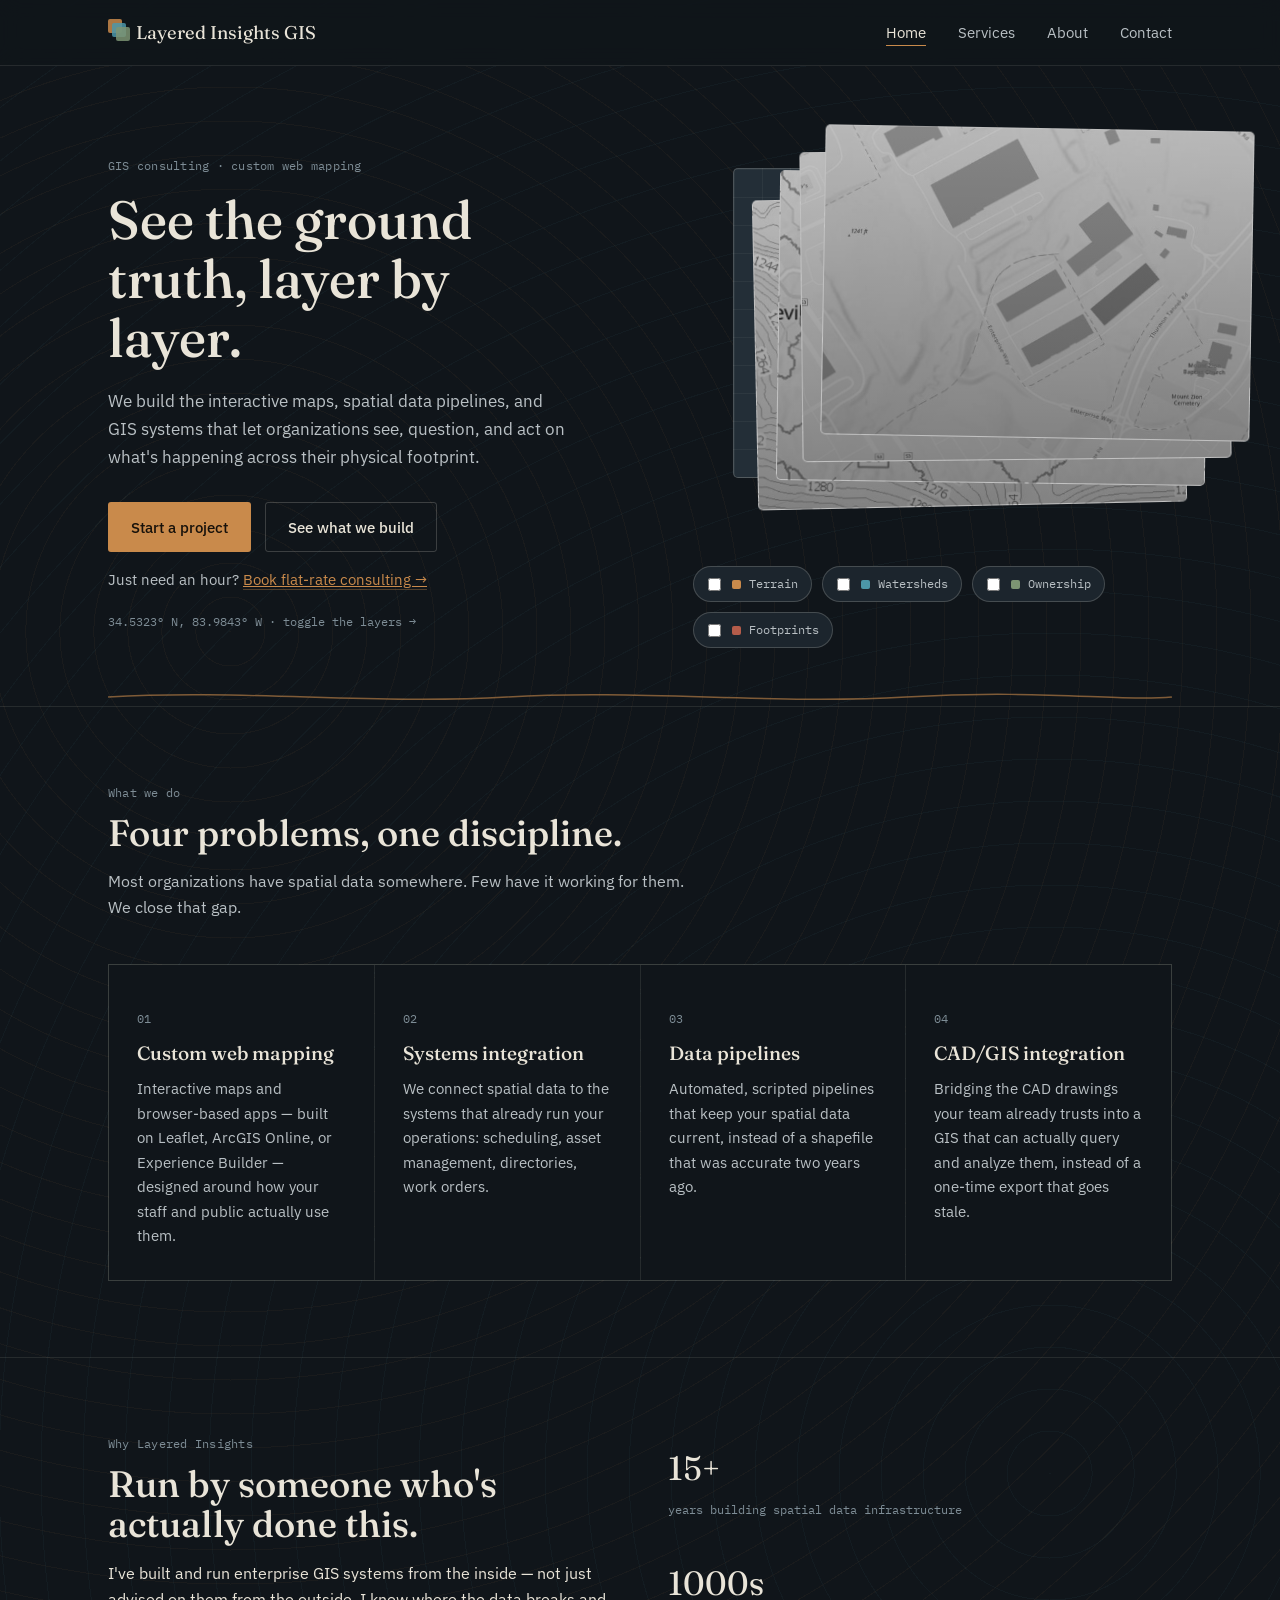
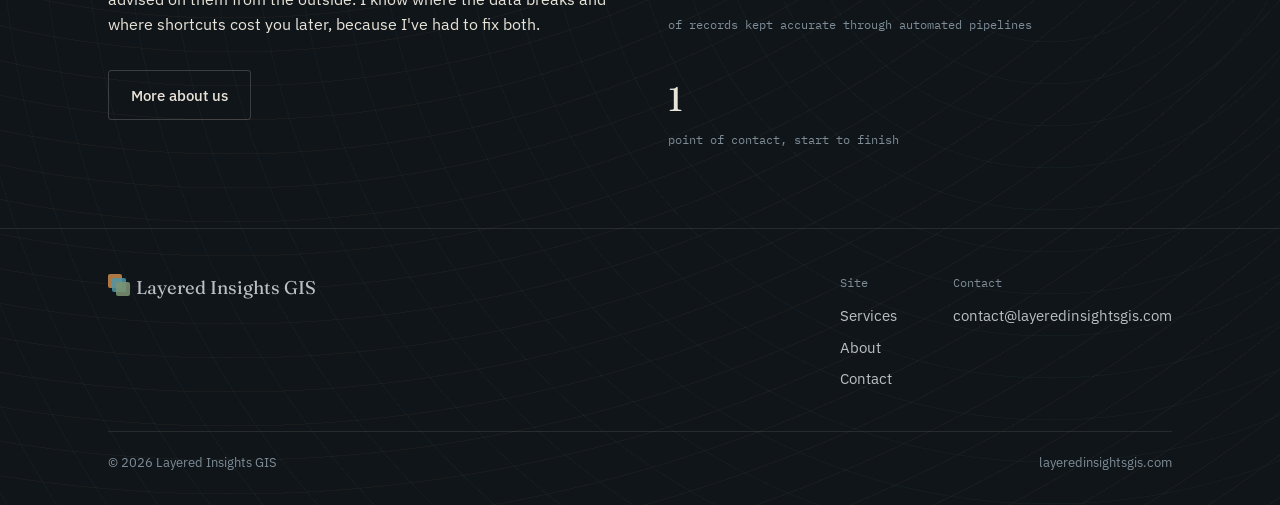
<file: docs/index.html>
<!DOCTYPE html>
<html lang="en">
<head>
<meta charset="UTF-8" />
<meta name="viewport" content="width=device-width, initial-scale=1.0" />
<title>Layered Insights GIS — Custom Web Mapping &amp; GIS Systems</title>
<meta name="description" content="Layered Insights GIS builds custom web maps, GIS systems integration, and spatial data pipelines for organizations that run on place." />
<link rel="preconnect" href="https://fonts.googleapis.com">
<link href="https://fonts.googleapis.com/css2?family=Fraunces:opsz,wght@9..144,400;9..144,500;9..144,600&family=IBM+Plex+Sans:wght@400;500;600&family=IBM+Plex+Mono:wght@400;500&display=swap" rel="stylesheet">
<link rel="stylesheet" href="styles.css?v=14">
<script type="application/ld+json">
{
  "@context": "https://schema.org",
  "@type": "ProfessionalService",
  "name": "Layered Insights GIS",
  "url": "https://layeredinsightsgis.com/",
  "email": "contact@layeredinsightsgis.com",
  "description": "GIS consulting firm offering custom web mapping, GIS systems integration, spatial data pipelines, CAD/GIS integration, and quick-start digitization and mapping engagements.",
  "address": {
    "@type": "PostalAddress",
    "addressLocality": "Dahlonega",
    "addressRegion": "GA",
    "addressCountry": "US"
  },
  "areaServed": "US"
}
</script>
</head>
<body class="contour-field">

<header class="site-header">
  <nav class="nav">
    <a href="index.html" class="wordmark">
      <span class="mark"><span></span><span></span><span></span></span>
      Layered Insights GIS
    </a>
    <button class="nav-toggle" aria-label="Toggle navigation" aria-expanded="false">☰</button>
    <ul class="nav-links">
      <li><a href="index.html" aria-current="page">Home</a></li>
      <li><a href="services.html">Services</a></li>
      <li><a href="about.html">About</a></li>
      <li><a href="contact.html">Contact</a></li>
    </ul>
  </nav>
</header>

<main>
  <section class="hero">
    <div class="container hero-grid">
      <div>
        <p class="eyebrow">GIS consulting · custom web mapping</p>
        <h1>See the ground truth, layer by layer.</h1>
        <p class="lede">We build the interactive maps, spatial data pipelines, and GIS systems that let organizations see, question, and act on what's happening across their physical footprint.</p>
        <div class="hero-cta">
          <a href="contact.html" class="btn btn-primary">Start a project</a>
          <a href="services.html" class="btn btn-ghost">See what we build</a>
        </div>
        <p class="lede" style="margin-top:16px; font-size:0.94rem;">Just need an hour? <a href="services.html#consulting" style="color:var(--ochre); border-bottom:1px solid var(--ochre-dim);">Book flat-rate consulting →</a></p>
        <p class="coord" style="margin-top:20px;">34.5323° N, 83.9843° W · toggle the layers →</p>
      </div>

      <div>
        <div class="stack-stage" aria-hidden="false">
          <div class="layer-sheet active" data-layer="base">
            <svg class="chrome" viewBox="0 0 120 40">
              <path d="M8 30 L8 10 M4 14 L8 10 L12 14" fill="none" stroke="currentColor" stroke-width="1.4"/>
              <line x1="30" y1="30" x2="70" y2="30" stroke="currentColor" stroke-width="1.4"/>
              <line x1="30" y1="26" x2="30" y2="30" stroke="currentColor" stroke-width="1.4"/>
              <line x1="50" y1="26" x2="50" y2="30" stroke="currentColor" stroke-width="1.4"/>
              <line x1="70" y1="26" x2="70" y2="30" stroke="currentColor" stroke-width="1.4"/>
              <text x="30" y="18" font-family="IBM Plex Mono" font-size="8" fill="currentColor">0&#160;&#160;&#160;&#160;&#160;&#160;200 m</text>
            </svg>
          </div>

          <div class="layer-sheet layer-photo" data-layer="contours" style="--tx:22px; --ty:28px; --rot:-1.2deg; --delay:.08s; background-image:url('imgs/contours.jpg');">
            <span class="sheet-label"><span class="name">Terrain</span><span class="tech">contours</span></span>
          </div>

          <div class="layer-sheet layer-photo" data-layer="huc12" style="--tx:45px; --ty:5px; --rot:.8deg; --delay:.16s; background-image:url('imgs/huc12s.jpg');">
            <span class="sheet-label"><span class="name">Watersheds</span><span class="tech">huc12</span></span>
          </div>

          <div class="layer-sheet layer-photo" data-layer="parcels" style="--tx:68px; --ty:-18px; --rot:-.6deg; --delay:.24s; background-image:url('imgs/parcels.jpg');">
            <span class="sheet-label"><span class="name">Ownership</span><span class="tech">parcels</span></span>
          </div>

          <div class="layer-sheet layer-photo" data-layer="buildings" style="--tx:90px; --ty:-40px; --rot:1deg; --delay:.32s; background-image:url('imgs/buildings.jpg?v=2');">
            <span class="sheet-label"><span class="name">Footprints</span><span class="tech">buildings</span></span>
          </div>
        </div>
        <div class="layer-toggles">
          <label class="layer-chip"><input type="checkbox" data-layer="contours"><span class="swatch" style="background:var(--ochre)"></span>Terrain</label>
          <label class="layer-chip"><input type="checkbox" data-layer="huc12"><span class="swatch" style="background:var(--teal)"></span>Watersheds</label>
          <label class="layer-chip"><input type="checkbox" data-layer="parcels"><span class="swatch" style="background:var(--olive)"></span>Ownership</label>
          <label class="layer-chip"><input type="checkbox" data-layer="buildings"><span class="swatch" style="background:var(--clay)"></span>Footprints</label>
        </div>
      </div>

    </div>
  </section>

  <div class="container"><div class="signature-divider" aria-hidden="true"><svg viewBox="0 0 400 16" preserveAspectRatio="none"><path d="M0,8 C50,1 100,15 150,8 C200,1 250,15 300,8 C350,1 380,12 400,8"/></svg></div></div>

  <section class="section-border-top">
    <div class="container">
      <div class="section-head">
        <p class="eyebrow">What we do</p>
        <h2>Four problems, one discipline.</h2>
        <p class="lede">Most organizations have spatial data somewhere. Few have it working for them. We close that gap.</p>
      </div>
      <div class="grid-4">
        <div class="card">
          <p class="num">01</p>
          <h3>Custom web mapping</h3>
          <p>Interactive maps and browser-based apps — built on Leaflet, ArcGIS Online, or Experience Builder — designed around how your staff and public actually use them.</p>
        </div>
        <div class="card">
          <p class="num">02</p>
          <h3>Systems integration</h3>
          <p>We connect spatial data to the systems that already run your operations: scheduling, asset management, directories, work orders.</p>
        </div>
        <div class="card">
          <p class="num">03</p>
          <h3>Data pipelines</h3>
          <p>Automated, scripted pipelines that keep your spatial data current, instead of a shapefile that was accurate two years ago.</p>
        </div>
        <div class="card">
          <p class="num">04</p>
          <h3>CAD/GIS integration</h3>
          <p>Bridging the CAD drawings your team already trusts into a GIS that can actually query and analyze them, instead of a one-time export that goes stale.</p>
        </div>
      </div>
    </div>
  </section>

  <section class="section-border-top">
    <div class="container">
      <div class="about-grid">
        <div>
          <p class="eyebrow">Why Layered Insights</p>
          <h2 style="font-size:clamp(1.7rem,3vw,2.3rem); margin-top:10px;">Run by someone who's actually done this.</h2>
          <p class="lede" style="margin-top:16px;">I've built and run enterprise GIS systems from the inside — not just advised on them from the outside. I know where the data breaks and where shortcuts cost you later, because I've had to fix both.</p>
          <div class="hero-cta">
            <a href="about.html" class="btn btn-ghost">More about us</a>
          </div>
        </div>
        <div class="stat-row">
          <div class="stat"><span class="n">15+</span><span class="l">years building spatial data infrastructure</span></div>
          <div class="stat"><span class="n">1000s</span><span class="l">of records kept accurate through automated pipelines</span></div>
          <div class="stat"><span class="n">1</span><span class="l">point of contact, start to finish</span></div>
        </div>
      </div>
    </div>
  </section>
</main>

<footer class="site-footer">
  <div class="container">
    <div class="footer-grid">
      <a href="index.html" class="wordmark">
        <span class="mark"><span></span><span></span><span></span></span>
        Layered Insights GIS
      </a>
      <div class="footer-cols">
        <div class="footer-col">
          <h4>Site</h4>
          <ul>
            <li><a href="services.html">Services</a></li>
            <li><a href="about.html">About</a></li>
            <li><a href="contact.html">Contact</a></li>
          </ul>
        </div>
        <div class="footer-col">
          <h4>Contact</h4>
          <ul>
            <li><a href="mailto:contact@layeredinsightsgis.com">contact@layeredinsightsgis.com</a></li>
          </ul>
        </div>
      </div>
    </div>
    <div class="footer-bottom">
      <span>© 2026 Layered Insights GIS</span>
      <span>layeredinsightsgis.com</span>
    </div>
  </div>
</footer>

<script src="script.js?v=8"></script>
</body>
</html>
</file>
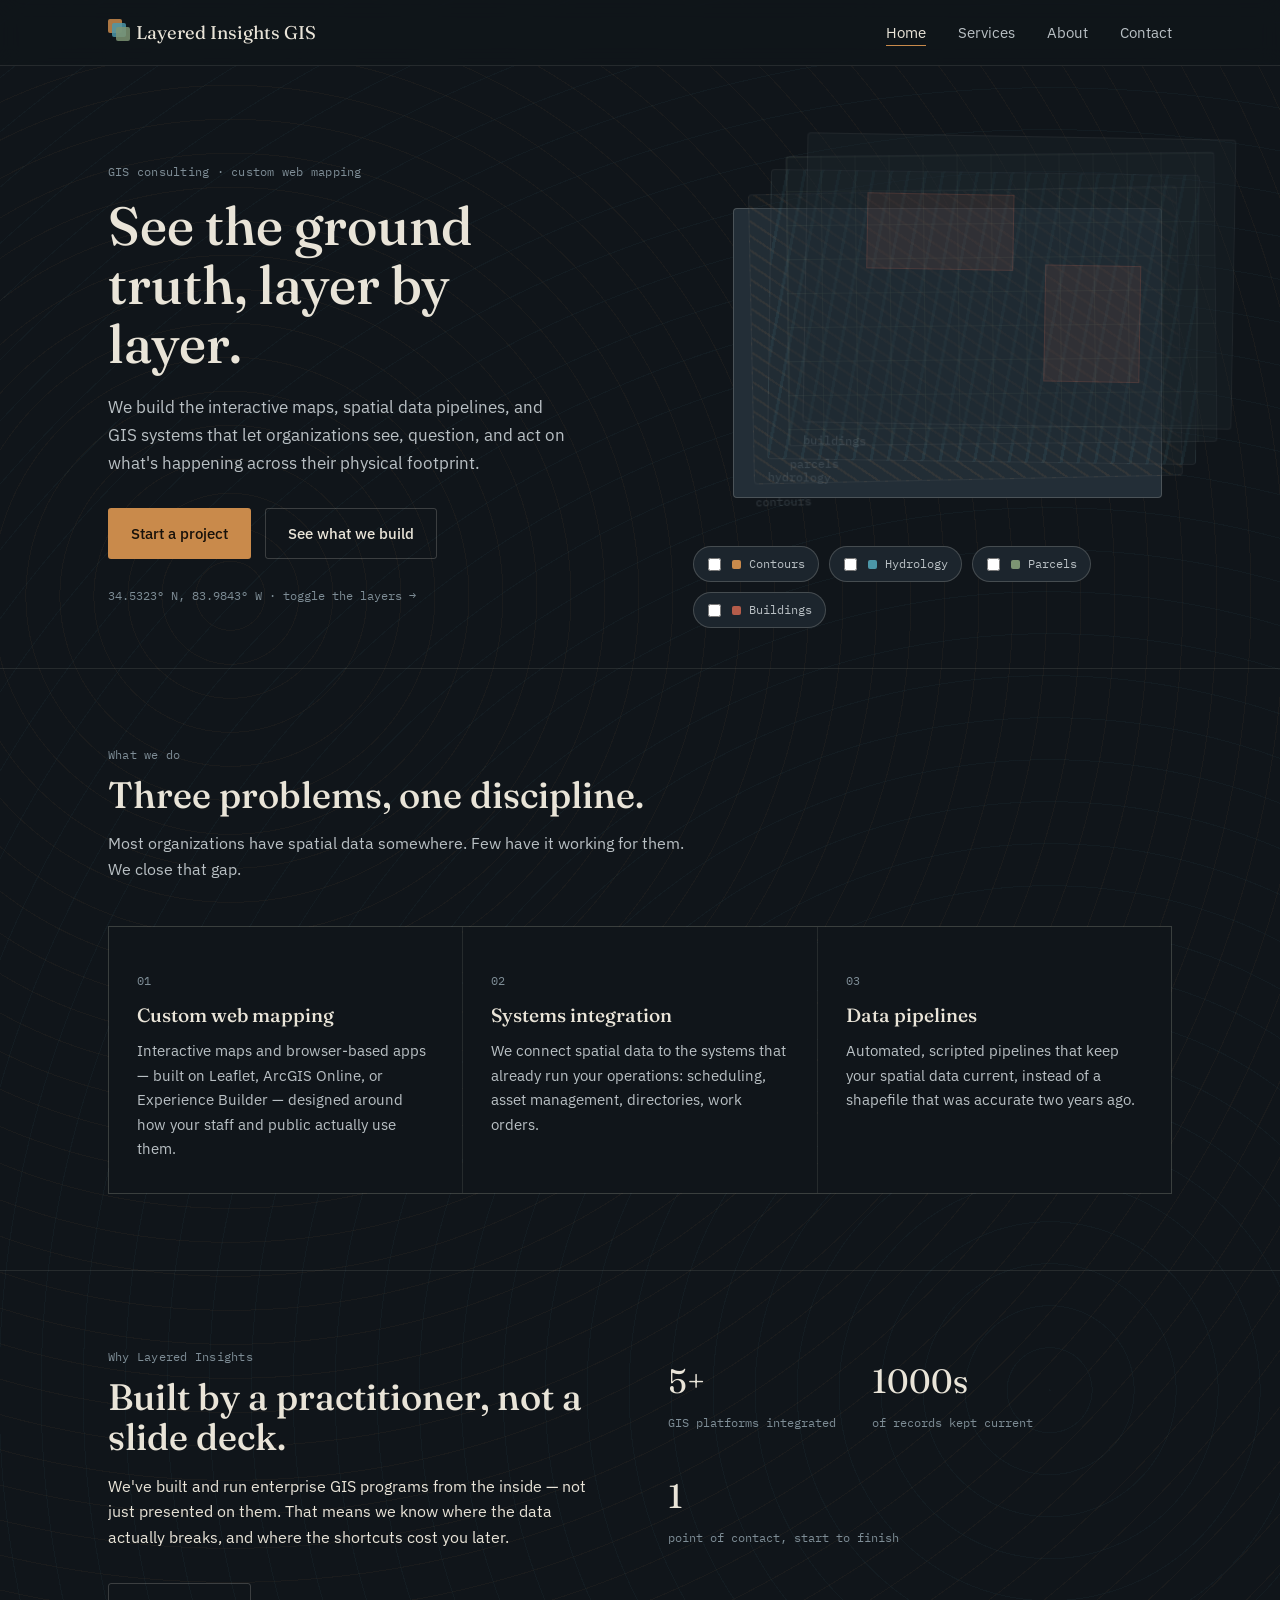
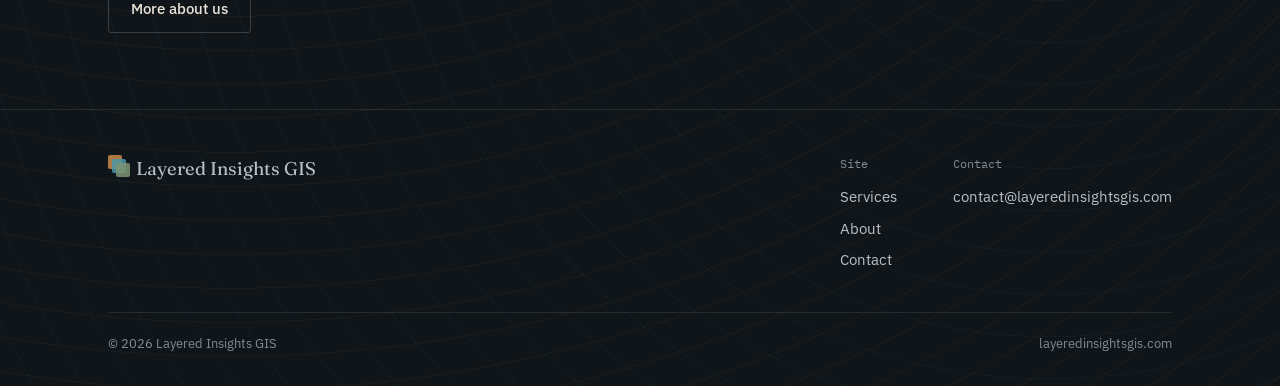
<file: html/index.html>
<!DOCTYPE html>
<html lang="en">
<head>
<meta charset="UTF-8" />
<meta name="viewport" content="width=device-width, initial-scale=1.0" />
<title>Layered Insights GIS — Custom Web Mapping &amp; GIS Systems</title>
<meta name="description" content="Layered Insights GIS builds custom web maps, GIS systems integration, and spatial data pipelines for organizations that run on place." />
<link rel="preconnect" href="https://fonts.googleapis.com">
<link href="https://fonts.googleapis.com/css2?family=Fraunces:opsz,wght@9..144,400;9..144,500;9..144,600&family=IBM+Plex+Sans:wght@400;500;600&family=IBM+Plex+Mono:wght@400;500&display=swap" rel="stylesheet">
<link rel="stylesheet" href="styles.css">
</head>
<body class="contour-field">

<header class="site-header">
  <nav class="nav">
    <a href="index.html" class="wordmark">
      <span class="mark"><span></span><span></span><span></span></span>
      Layered Insights GIS
    </a>
    <button class="nav-toggle" aria-label="Toggle navigation" aria-expanded="false">☰</button>
    <ul class="nav-links">
      <li><a href="index.html" aria-current="page">Home</a></li>
      <li><a href="services.html">Services</a></li>
      <li><a href="about.html">About</a></li>
      <li><a href="contact.html">Contact</a></li>
    </ul>
  </nav>
</header>

<main>
  <section class="hero">
    <div class="container hero-grid">
      <div>
        <p class="eyebrow">GIS consulting · custom web mapping</p>
        <h1>See the ground truth, layer by layer.</h1>
        <p class="lede">We build the interactive maps, spatial data pipelines, and GIS systems that let organizations see, question, and act on what's happening across their physical footprint.</p>
        <div class="hero-cta">
          <a href="contact.html" class="btn btn-primary">Start a project</a>
          <a href="services.html" class="btn btn-ghost">See what we build</a>
        </div>
        <p class="coord" style="margin-top:28px;">34.5323° N, 83.9843° W · toggle the layers →</p>
      </div>

      <div>
        <div class="stack-stage" aria-hidden="false">
          <div class="layer-sheet active" data-layer="base"></div>
          <div class="layer-sheet" data-layer="contours"><span class="tag">contours</span></div>
          <div class="layer-sheet" data-layer="hydro"><span class="tag">hydrology</span></div>
          <div class="layer-sheet" data-layer="parcels"><span class="tag">parcels</span></div>
          <div class="layer-sheet" data-layer="buildings"><span class="tag">buildings</span></div>
        </div>
        <div class="layer-toggles">
          <label class="layer-chip"><input type="checkbox" data-layer="contours"><span class="swatch" style="background:var(--ochre)"></span>Contours</label>
          <label class="layer-chip"><input type="checkbox" data-layer="hydro"><span class="swatch" style="background:var(--teal)"></span>Hydrology</label>
          <label class="layer-chip"><input type="checkbox" data-layer="parcels"><span class="swatch" style="background:var(--olive)"></span>Parcels</label>
          <label class="layer-chip"><input type="checkbox" data-layer="buildings"><span class="swatch" style="background:var(--clay)"></span>Buildings</label>
        </div>
      </div>
    </div>
  </section>

  <section class="section-border-top">
    <div class="container">
      <div class="section-head">
        <p class="eyebrow">What we do</p>
        <h2>Three problems, one discipline.</h2>
        <p class="lede">Most organizations have spatial data somewhere. Few have it working for them. We close that gap.</p>
      </div>
      <div class="grid-3">
        <div class="card">
          <p class="num">01</p>
          <h3>Custom web mapping</h3>
          <p>Interactive maps and browser-based apps — built on Leaflet, ArcGIS Online, or Experience Builder — designed around how your staff and public actually use them.</p>
        </div>
        <div class="card">
          <p class="num">02</p>
          <h3>Systems integration</h3>
          <p>We connect spatial data to the systems that already run your operations: scheduling, asset management, directories, work orders.</p>
        </div>
        <div class="card">
          <p class="num">03</p>
          <h3>Data pipelines</h3>
          <p>Automated, scripted pipelines that keep your spatial data current, instead of a shapefile that was accurate two years ago.</p>
        </div>
      </div>
    </div>
  </section>

  <section class="section-border-top">
    <div class="container">
      <div class="about-grid">
        <div>
          <p class="eyebrow">Why Layered Insights</p>
          <h2 style="font-size:clamp(1.7rem,3vw,2.3rem); margin-top:10px;">Built by a practitioner, not a slide deck.</h2>
          <p class="lede" style="margin-top:16px;">We've built and run enterprise GIS programs from the inside — not just presented on them. That means we know where the data actually breaks, and where the shortcuts cost you later.</p>
          <div class="hero-cta">
            <a href="about.html" class="btn btn-ghost">More about us</a>
          </div>
        </div>
        <div class="stat-row">
          <div class="stat"><span class="n">5+</span><span class="l">GIS platforms integrated</span></div>
          <div class="stat"><span class="n">1000s</span><span class="l">of records kept current</span></div>
          <div class="stat"><span class="n">1</span><span class="l">point of contact, start to finish</span></div>
        </div>
      </div>
    </div>
  </section>
</main>

<footer class="site-footer">
  <div class="container">
    <div class="footer-grid">
      <a href="index.html" class="wordmark">
        <span class="mark"><span></span><span></span><span></span></span>
        Layered Insights GIS
      </a>
      <div class="footer-cols">
        <div class="footer-col">
          <h4>Site</h4>
          <ul>
            <li><a href="services.html">Services</a></li>
            <li><a href="about.html">About</a></li>
            <li><a href="contact.html">Contact</a></li>
          </ul>
        </div>
        <div class="footer-col">
          <h4>Contact</h4>
          <ul>
            <li><a href="mailto:contact@layeredinsightsgis.com">contact@layeredinsightsgis.com</a></li>
          </ul>
        </div>
      </div>
    </div>
    <div class="footer-bottom">
      <span>© 2026 Layered Insights GIS</span>
      <span>layeredinsightsgis.com</span>
    </div>
  </div>
</footer>

<script src="script.js"></script>
</body>
</html>
</file>
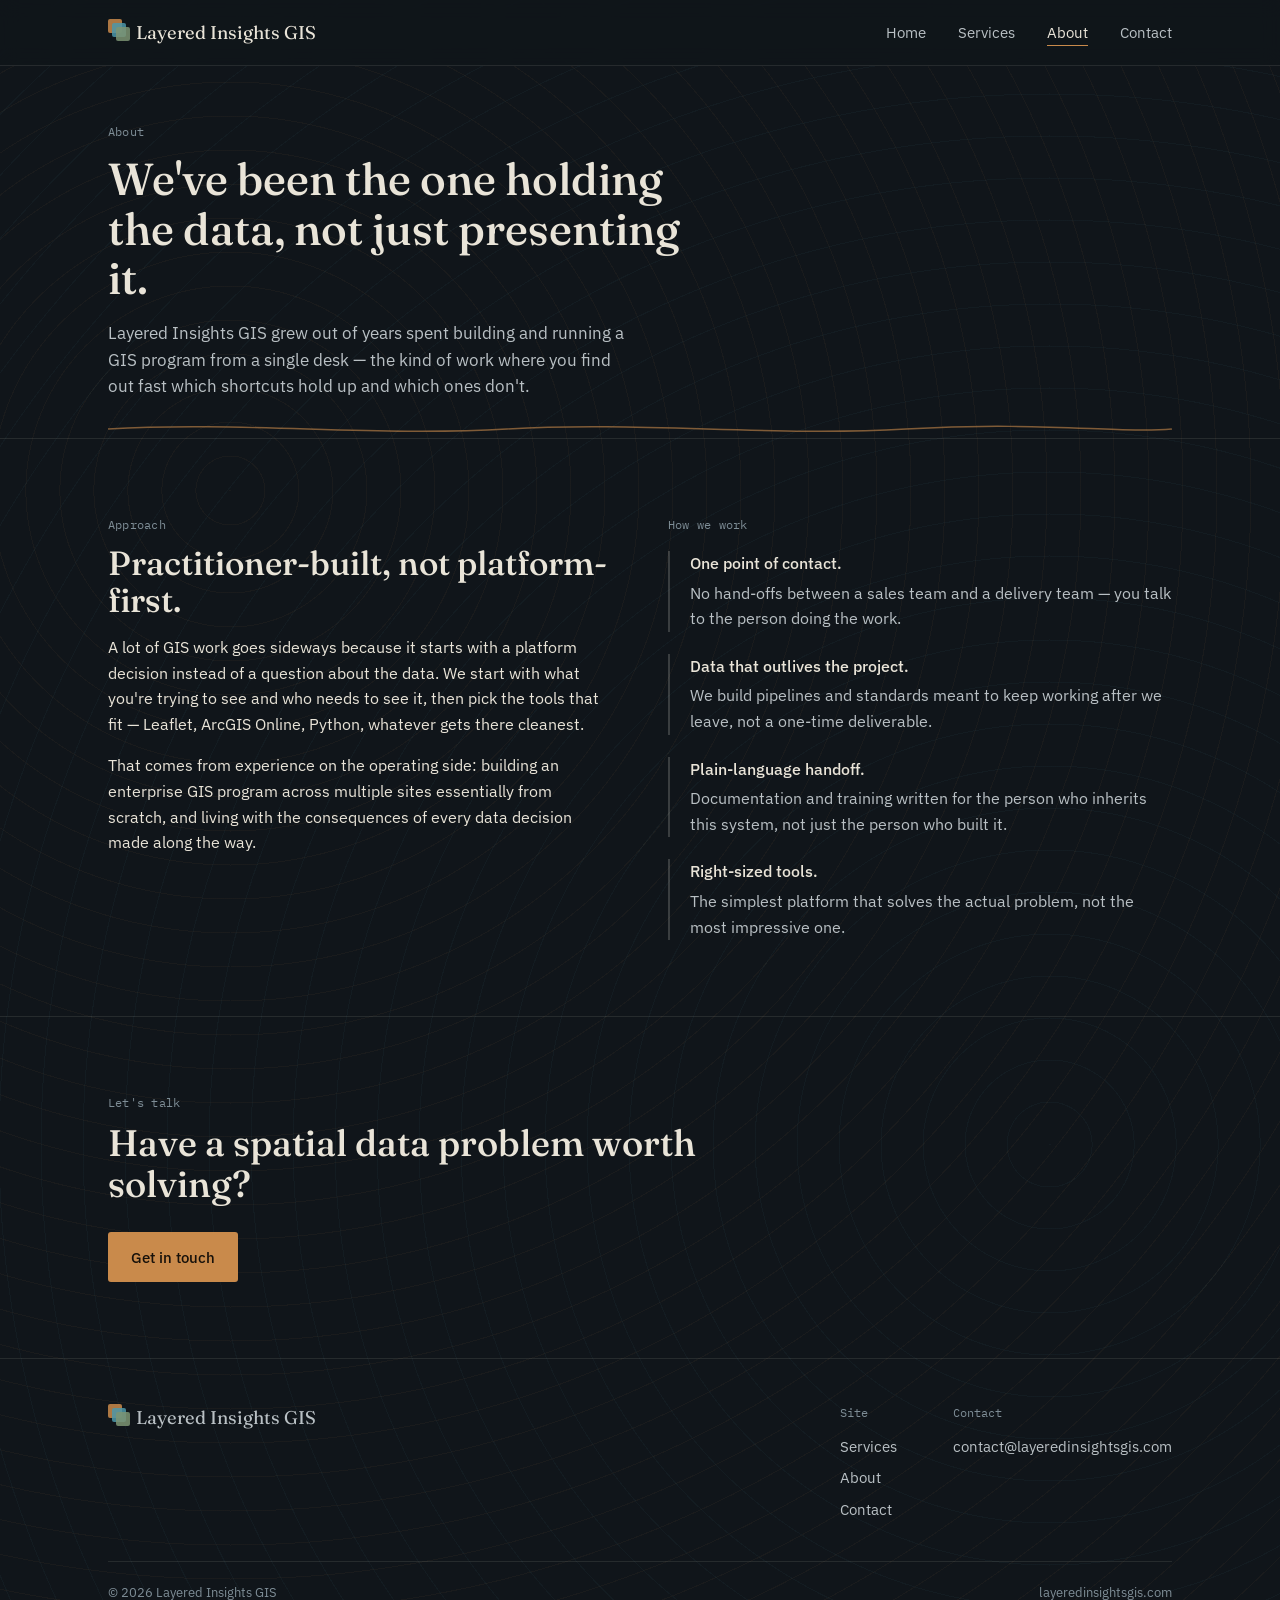
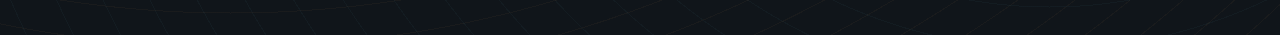
<file: docs/about.html>
<!DOCTYPE html>
<html lang="en">
<head>
<meta charset="UTF-8" />
<meta name="viewport" content="width=device-width, initial-scale=1.0" />
<title>About — Layered Insights GIS</title>
<meta name="description" content="Built by a practitioner who has run enterprise GIS programs from the inside." />
<link rel="preconnect" href="https://fonts.googleapis.com">
<link href="https://fonts.googleapis.com/css2?family=Fraunces:opsz,wght@9..144,400;9..144,500;9..144,600&family=IBM+Plex+Sans:wght@400;500;600&family=IBM+Plex+Mono:wght@400;500&display=swap" rel="stylesheet">
<link rel="stylesheet" href="styles.css?v=14">
</head>
<body class="contour-field">

<header class="site-header">
  <nav class="nav">
    <a href="index.html" class="wordmark">
      <span class="mark"><span></span><span></span><span></span></span>
      Layered Insights GIS
    </a>
    <button class="nav-toggle" aria-label="Toggle navigation" aria-expanded="false">☰</button>
    <ul class="nav-links">
      <li><a href="index.html">Home</a></li>
      <li><a href="services.html">Services</a></li>
      <li><a href="about.html" aria-current="page">About</a></li>
      <li><a href="contact.html">Contact</a></li>
    </ul>
  </nav>
</header>

<main>
  <section class="page-hero">
    <div class="container">
      <p class="eyebrow">About</p>
      <h1>We've been the one holding the data, not just presenting it.</h1>
      <p class="lede">Layered Insights GIS grew out of years spent building and running a GIS program from a single desk — the kind of work where you find out fast which shortcuts hold up and which ones don't.</p>
    </div>
  </section>

  <div class="container"><div class="signature-divider" aria-hidden="true"><svg viewBox="0 0 400 16" preserveAspectRatio="none"><path d="M0,8 C50,1 100,15 150,8 C200,1 250,15 300,8 C350,1 380,12 400,8"/></svg></div></div>

  <section class="section-border-top">
    <div class="container about-grid">
      <div>
        <p class="eyebrow">Approach</p>
        <h2 style="font-size:clamp(1.6rem,3vw,2.1rem); margin-top:10px;">Practitioner-built, not platform-first.</h2>
        <p class="lede" style="margin-top:16px;">A lot of GIS work goes sideways because it starts with a platform decision instead of a question about the data. We start with what you're trying to see and who needs to see it, then pick the tools that fit — Leaflet, ArcGIS Online, Python, whatever gets there cleanest.</p>
        <p class="lede" style="margin-top:16px;">That comes from experience on the operating side: building an enterprise GIS program across multiple sites essentially from scratch, and living with the consequences of every data decision made along the way.</p>
      </div>

      <div>
        <p class="eyebrow">How we work</p>
        <ul class="principle-list" style="margin-top:16px;">
          <li><strong>One point of contact.</strong> No hand-offs between a sales team and a delivery team — you talk to the person doing the work.</li>
          <li><strong>Data that outlives the project.</strong> We build pipelines and standards meant to keep working after we leave, not a one-time deliverable.</li>
          <li><strong>Plain-language handoff.</strong> Documentation and training written for the person who inherits this system, not just the person who built it.</li>
          <li><strong>Right-sized tools.</strong> The simplest platform that solves the actual problem, not the most impressive one.</li>
        </ul>
      </div>
    </div>
  </section>

  <section class="section-border-top">
    <div class="container">
      <div class="section-head" style="margin-bottom:0;">
        <p class="eyebrow">Let's talk</p>
        <h2>Have a spatial data problem worth solving?</h2>
      </div>
      <div class="hero-cta" style="margin-top:28px;">
        <a href="contact.html" class="btn btn-primary">Get in touch</a>
      </div>
    </div>
  </section>
</main>

<footer class="site-footer">
  <div class="container">
    <div class="footer-grid">
      <a href="index.html" class="wordmark">
        <span class="mark"><span></span><span></span><span></span></span>
        Layered Insights GIS
      </a>
      <div class="footer-cols">
        <div class="footer-col">
          <h4>Site</h4>
          <ul>
            <li><a href="services.html">Services</a></li>
            <li><a href="about.html">About</a></li>
            <li><a href="contact.html">Contact</a></li>
          </ul>
        </div>
        <div class="footer-col">
          <h4>Contact</h4>
          <ul>
            <li><a href="mailto:contact@layeredinsightsgis.com">contact@layeredinsightsgis.com</a></li>
          </ul>
        </div>
      </div>
    </div>
    <div class="footer-bottom">
      <span>© 2026 Layered Insights GIS</span>
      <span>layeredinsightsgis.com</span>
    </div>
  </div>
</footer>

<script src="script.js?v=8"></script>
</body>
</html>
</file>
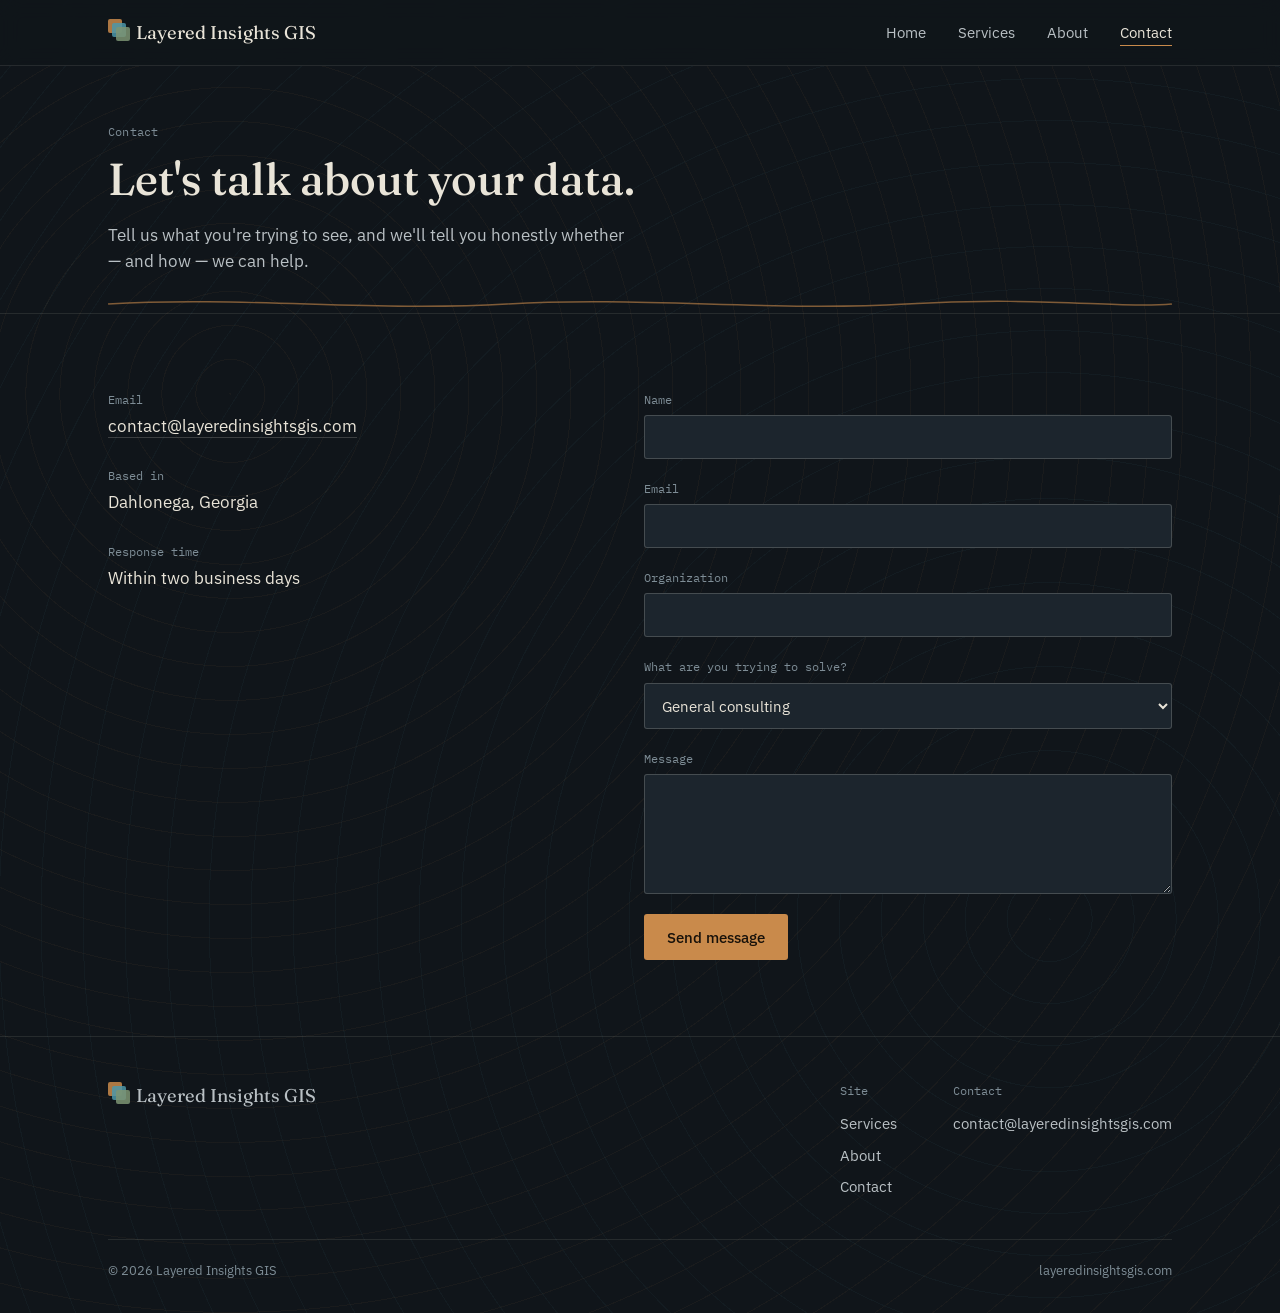
<file: docs/contact.html>
<!DOCTYPE html>
<html lang="en">
<head>
<meta charset="UTF-8" />
<meta name="viewport" content="width=device-width, initial-scale=1.0" />
<title>Contact — Layered Insights GIS</title>
<meta name="description" content="Start a conversation about a mapping, integration, or spatial data project." />
<link rel="preconnect" href="https://fonts.googleapis.com">
<link href="https://fonts.googleapis.com/css2?family=Fraunces:opsz,wght@9..144,400;9..144,500;9..144,600&family=IBM+Plex+Sans:wght@400;500;600&family=IBM+Plex+Mono:wght@400;500&display=swap" rel="stylesheet">
<link rel="stylesheet" href="styles.css?v=14">
</head>
<body class="contour-field">

<header class="site-header">
  <nav class="nav">
    <a href="index.html" class="wordmark">
      <span class="mark"><span></span><span></span><span></span></span>
      Layered Insights GIS
    </a>
    <button class="nav-toggle" aria-label="Toggle navigation" aria-expanded="false">☰</button>
    <ul class="nav-links">
      <li><a href="index.html">Home</a></li>
      <li><a href="services.html">Services</a></li>
      <li><a href="about.html">About</a></li>
      <li><a href="contact.html" aria-current="page">Contact</a></li>
    </ul>
  </nav>
</header>

<main>
  <section class="page-hero">
    <div class="container">
      <p class="eyebrow">Contact</p>
      <h1>Let's talk about your data.</h1>
      <p class="lede">Tell us what you're trying to see, and we'll tell you honestly whether — and how — we can help.</p>
    </div>
  </section>

  <div class="container"><div class="signature-divider" aria-hidden="true"><svg viewBox="0 0 400 16" preserveAspectRatio="none"><path d="M0,8 C50,1 100,15 150,8 C200,1 250,15 300,8 C350,1 380,12 400,8"/></svg></div></div>

  <section class="section-border-top">
    <div class="container contact-grid">
      <div class="contact-details">
        <div class="item">
          <p class="l">Email</p>
          <p class="v"><a href="mailto:contact@layeredinsightsgis.com">contact@layeredinsightsgis.com</a></p>
        </div>
        <div class="item">
          <p class="l">Based in</p>
          <p class="v">Dahlonega, Georgia</p>
        </div>
        <div class="item">
          <p class="l">Response time</p>
          <p class="v">Within two business days</p>
        </div>
      </div>

      <form class="contact-form" action="https://formsubmit.co/contact@layeredinsightsgis.com" method="POST">
        <input type="hidden" name="_subject" value="New message from layeredinsightsgis.com">
        <input type="hidden" name="_template" value="table">
        <input type="hidden" name="_captcha" value="false">
        <div class="form-field">
          <label for="name">Name</label>
          <input type="text" id="name" name="name" required>
        </div>
        <div class="form-field">
          <label for="email">Email</label>
          <input type="email" id="email" name="email" required>
        </div>
        <div class="form-field">
          <label for="org">Organization</label>
          <input type="text" id="org" name="organization">
        </div>
        <div class="form-field">
          <label for="topic">What are you trying to solve?</label>
          <select id="topic" name="topic">
            <option>General consulting</option>
            <option>Basic digitization</option>
            <option>GIS data health check</option>
            <option>Field inventory &amp; GPS collection</option>
            <option>Single-purpose cartography</option>
            <option>Georeferencing</option>
            <option>GIS data cleanup &amp; QA</option>
            <option>Basic web map setup</option>
            <option>Address geocoding &amp; mapping</option>
            <option>Custom web mapping (full build)</option>
            <option>GIS systems integration</option>
            <option>Spatial data pipelines</option>
            <option>CAD/GIS integration</option>
            <option>GIS program development</option>
            <option>Not sure yet</option>
          </select>
        </div>
        <div class="form-field">
          <label for="message">Message</label>
          <textarea id="message" name="message" required></textarea>
        </div>
        <button type="submit" class="btn btn-primary">Send message</button>
      </form>
    </div>
  </section>
</main>

<footer class="site-footer">
  <div class="container">
    <div class="footer-grid">
      <a href="index.html" class="wordmark">
        <span class="mark"><span></span><span></span><span></span></span>
        Layered Insights GIS
      </a>
      <div class="footer-cols">
        <div class="footer-col">
          <h4>Site</h4>
          <ul>
            <li><a href="services.html">Services</a></li>
            <li><a href="about.html">About</a></li>
            <li><a href="contact.html">Contact</a></li>
          </ul>
        </div>
        <div class="footer-col">
          <h4>Contact</h4>
          <ul>
            <li><a href="mailto:contact@layeredinsightsgis.com">contact@layeredinsightsgis.com</a></li>
          </ul>
        </div>
      </div>
    </div>
    <div class="footer-bottom">
      <span>© 2026 Layered Insights GIS</span>
      <span>layeredinsightsgis.com</span>
    </div>
  </div>
</footer>

<script src="script.js?v=8"></script>
</body>
</html>
</file>
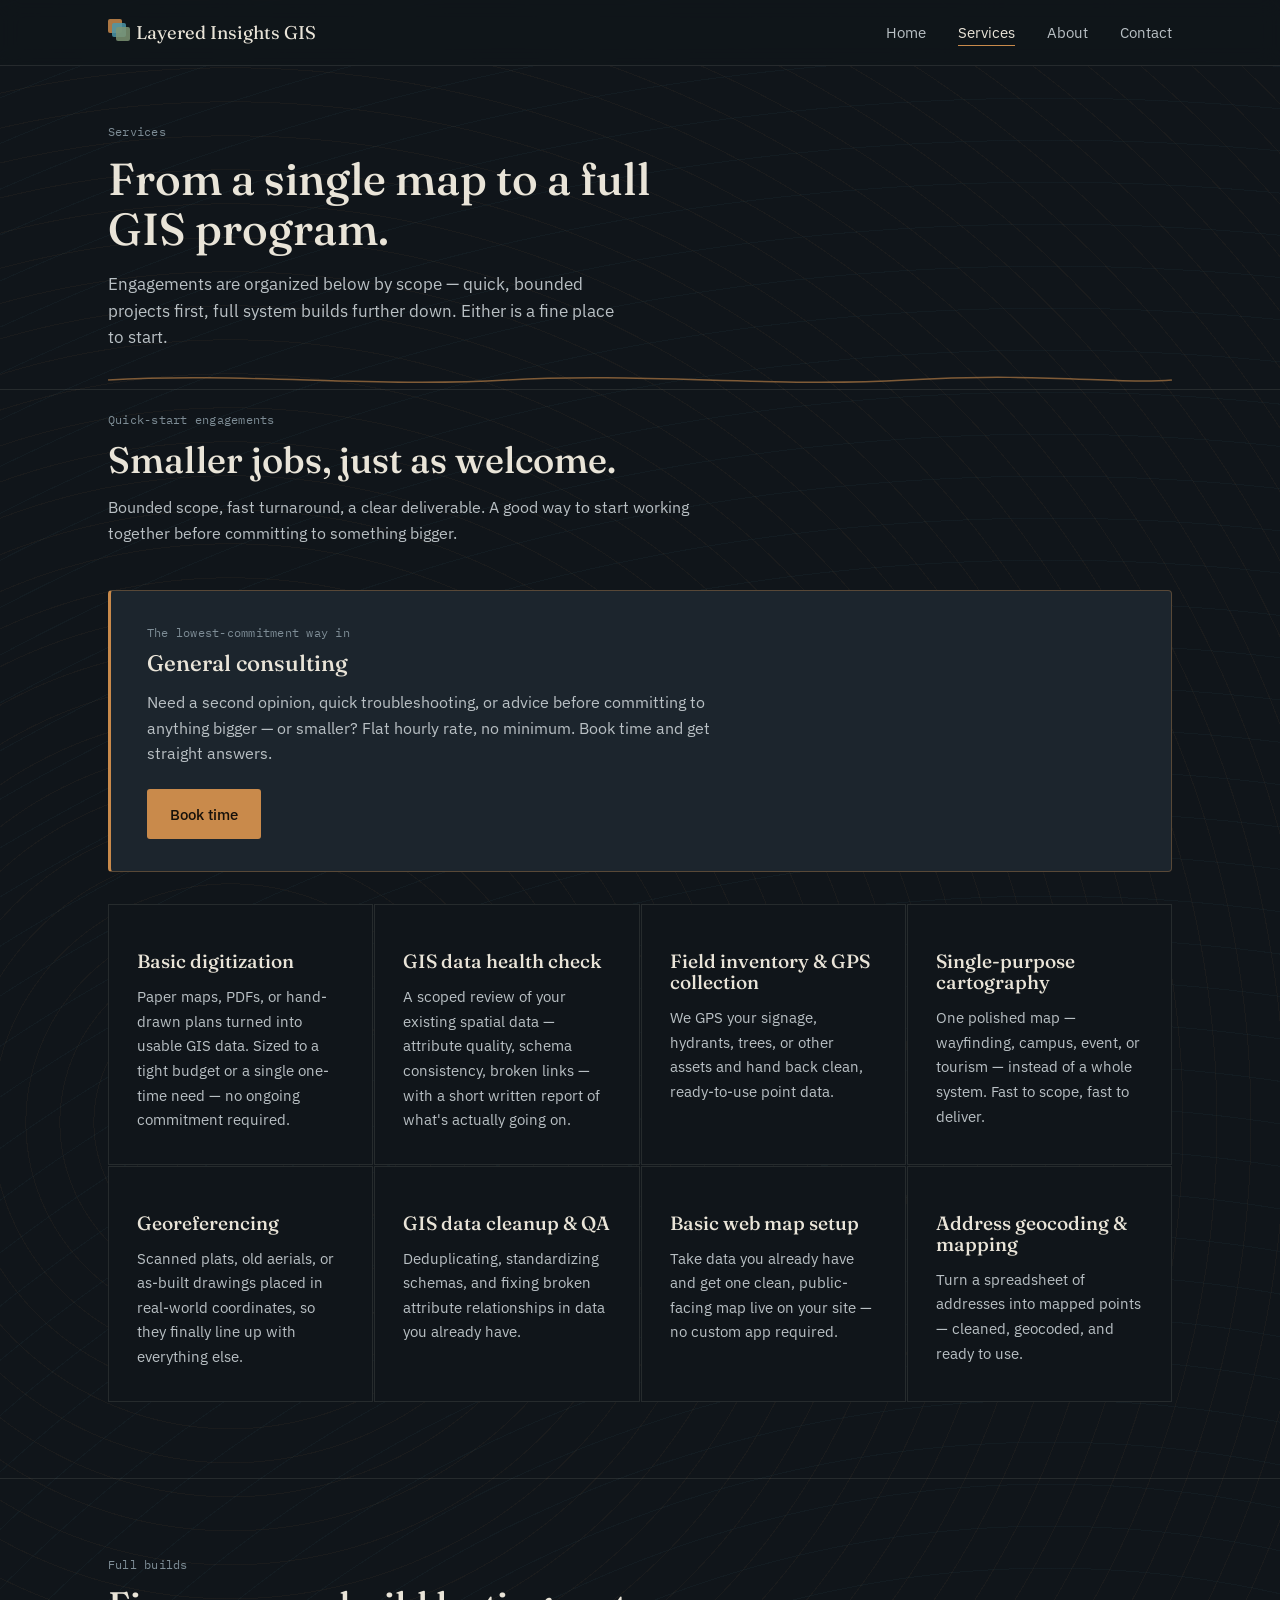
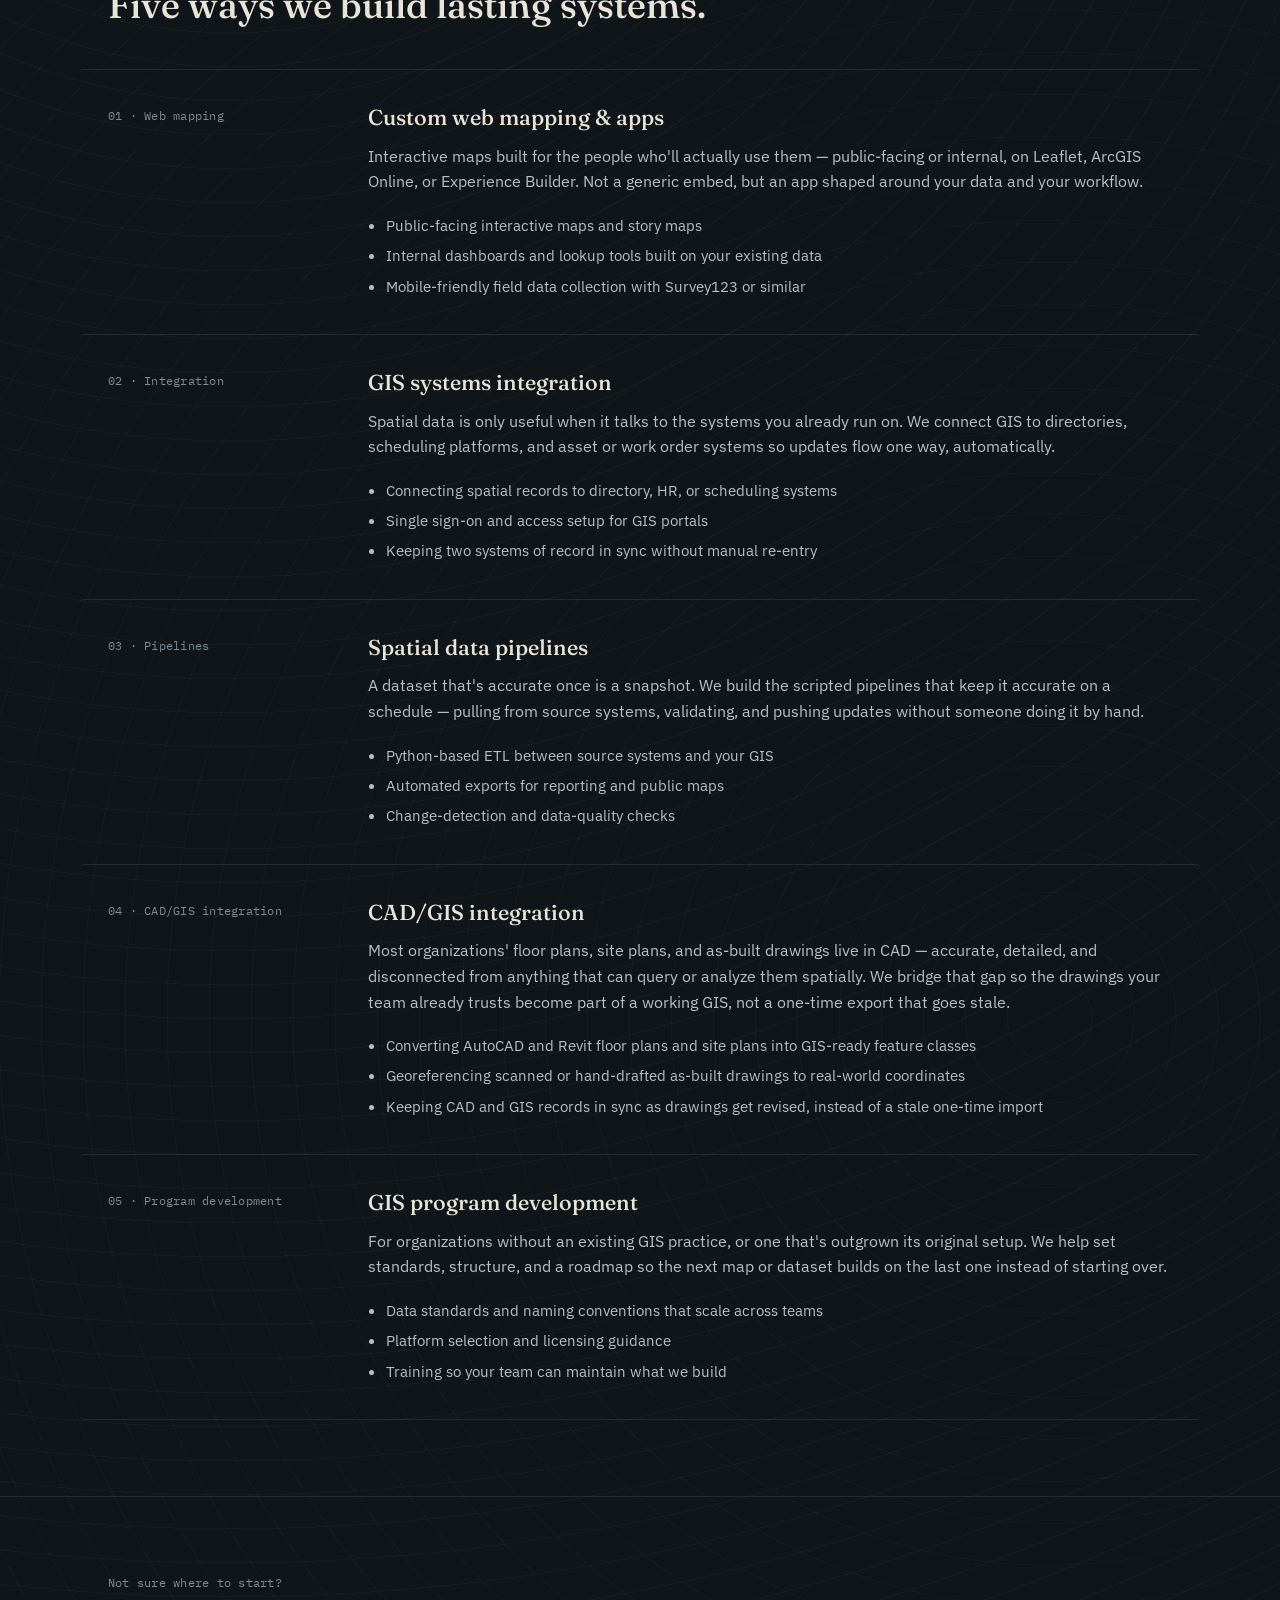
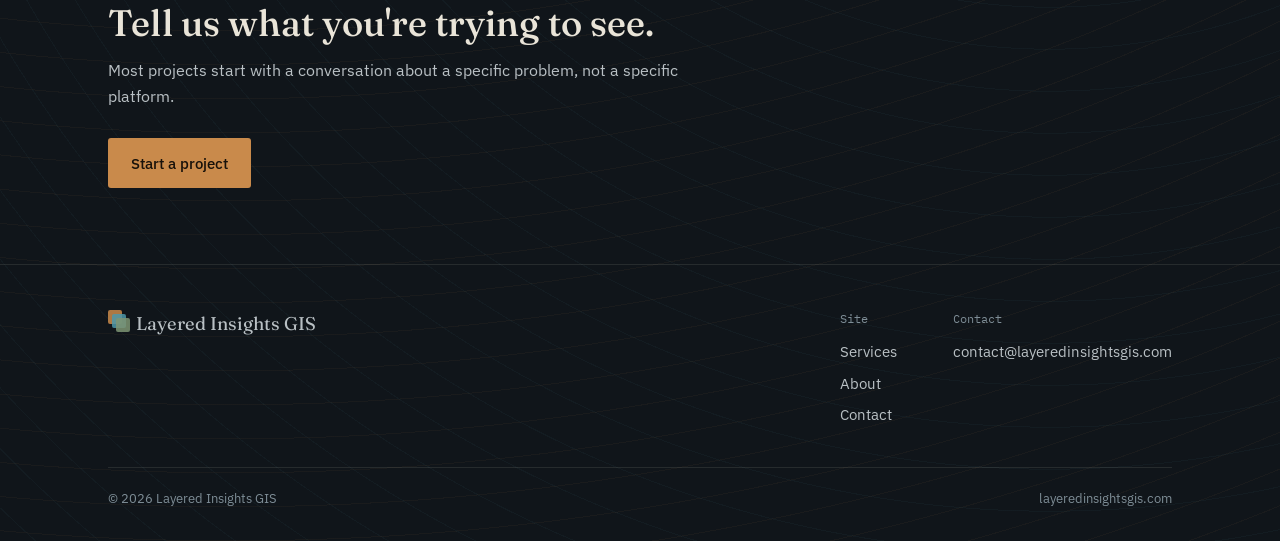
<file: docs/services.html>
<!DOCTYPE html>
<html lang="en">
<head>
<meta charset="UTF-8" />
<meta name="viewport" content="width=device-width, initial-scale=1.0" />
<title>Services — Layered Insights GIS</title>
<meta name="description" content="Custom web mapping, GIS systems integration, spatial data pipelines, and GIS program development." />
<link rel="preconnect" href="https://fonts.googleapis.com">
<link href="https://fonts.googleapis.com/css2?family=Fraunces:opsz,wght@9..144,400;9..144,500;9..144,600&family=IBM+Plex+Sans:wght@400;500;600&family=IBM+Plex+Mono:wght@400;500&display=swap" rel="stylesheet">
<link rel="stylesheet" href="styles.css?v=14">
</head>
<body class="contour-field">

<header class="site-header">
  <nav class="nav">
    <a href="index.html" class="wordmark">
      <span class="mark"><span></span><span></span><span></span></span>
      Layered Insights GIS
    </a>
    <button class="nav-toggle" aria-label="Toggle navigation" aria-expanded="false">☰</button>
    <ul class="nav-links">
      <li><a href="index.html">Home</a></li>
      <li><a href="services.html" aria-current="page">Services</a></li>
      <li><a href="about.html">About</a></li>
      <li><a href="contact.html">Contact</a></li>
    </ul>
  </nav>
</header>

<main>
  <section class="page-hero">
    <div class="container">
      <p class="eyebrow">Services</p>
      <h1>From a single map to a full GIS program.</h1>
      <p class="lede">Engagements are organized below by scope — quick, bounded projects first, full system builds further down. Either is a fine place to start.</p>
    </div>
  </section>

  <div class="container"><div class="signature-divider" aria-hidden="true"><svg viewBox="0 0 400 16" preserveAspectRatio="none"><path d="M0,8 C50,1 100,15 150,8 C200,1 250,15 300,8 C350,1 380,12 400,8"/></svg></div></div>

  <section id="quick-start" class="section-border-top" style="padding-top:20px;">
    <div class="container">
      <div class="section-head">
        <p class="eyebrow">Quick-start engagements</p>
        <h2>Smaller jobs, just as welcome.</h2>
        <p class="lede">Bounded scope, fast turnaround, a clear deliverable. A good way to start working together before committing to something bigger.</p>
      </div>

      <div id="consulting" class="featured-callout">
        <p class="eyebrow">The lowest-commitment way in</p>
        <h3>General consulting</h3>
        <p>Need a second opinion, quick troubleshooting, or advice before committing to anything bigger — or smaller? Flat hourly rate, no minimum. Book time and get straight answers.</p>
        <a href="contact.html" class="btn btn-primary">Book time</a>
      </div>

      <div class="grid-flex">
        <div class="card">
          <h3>Basic digitization</h3>
          <p>Paper maps, PDFs, or hand-drawn plans turned into usable GIS data. Sized to a tight budget or a single one-time need — no ongoing commitment required.</p>
        </div>
        <div class="card">
          <h3>GIS data health check</h3>
          <p>A scoped review of your existing spatial data — attribute quality, schema consistency, broken links — with a short written report of what's actually going on.</p>
        </div>
        <div class="card">
          <h3>Field inventory &amp; GPS collection</h3>
          <p>We GPS your signage, hydrants, trees, or other assets and hand back clean, ready-to-use point data.</p>
        </div>
        <div class="card">
          <h3>Single-purpose cartography</h3>
          <p>One polished map — wayfinding, campus, event, or tourism — instead of a whole system. Fast to scope, fast to deliver.</p>
        </div>
        <div class="card">
          <h3>Georeferencing</h3>
          <p>Scanned plats, old aerials, or as-built drawings placed in real-world coordinates, so they finally line up with everything else.</p>
        </div>
        <div class="card">
          <h3>GIS data cleanup &amp; QA</h3>
          <p>Deduplicating, standardizing schemas, and fixing broken attribute relationships in data you already have.</p>
        </div>
        <div class="card">
          <h3>Basic web map setup</h3>
          <p>Take data you already have and get one clean, public-facing map live on your site — no custom app required.</p>
        </div>
        <div class="card">
          <h3>Address geocoding &amp; mapping</h3>
          <p>Turn a spreadsheet of addresses into mapped points — cleaned, geocoded, and ready to use.</p>
        </div>
      </div>
    </div>
  </section>

  <section class="section-border-top">
    <div class="container">

      <div class="section-head">
        <p class="eyebrow">Full builds</p>
        <h2>Five ways we build lasting systems.</h2>
      </div>

      <div class="service-row">
        <div>
          <p class="eyebrow">01 · Web mapping</p>
        </div>
        <div>
          <h3>Custom web mapping &amp; apps</h3>
          <p class="lede">Interactive maps built for the people who'll actually use them — public-facing or internal, on Leaflet, ArcGIS Online, or Experience Builder. Not a generic embed, but an app shaped around your data and your workflow.</p>
          <ul>
            <li>Public-facing interactive maps and story maps</li>
            <li>Internal dashboards and lookup tools built on your existing data</li>
            <li>Mobile-friendly field data collection with Survey123 or similar</li>
          </ul>
        </div>
      </div>

      <div class="service-row">
        <div>
          <p class="eyebrow">02 · Integration</p>
        </div>
        <div>
          <h3>GIS systems integration</h3>
          <p class="lede">Spatial data is only useful when it talks to the systems you already run on. We connect GIS to directories, scheduling platforms, and asset or work order systems so updates flow one way, automatically.</p>
          <ul>
            <li>Connecting spatial records to directory, HR, or scheduling systems</li>
            <li>Single sign-on and access setup for GIS portals</li>
            <li>Keeping two systems of record in sync without manual re-entry</li>
          </ul>
        </div>
      </div>

      <div class="service-row">
        <div>
          <p class="eyebrow">03 · Pipelines</p>
        </div>
        <div>
          <h3>Spatial data pipelines</h3>
          <p class="lede">A dataset that's accurate once is a snapshot. We build the scripted pipelines that keep it accurate on a schedule — pulling from source systems, validating, and pushing updates without someone doing it by hand.</p>
          <ul>
            <li>Python-based ETL between source systems and your GIS</li>
            <li>Automated exports for reporting and public maps</li>
            <li>Change-detection and data-quality checks</li>
          </ul>
        </div>
      </div>

      <div class="service-row">
        <div>
          <p class="eyebrow">04 · CAD/GIS integration</p>
        </div>
        <div>
          <h3>CAD/GIS integration</h3>
          <p class="lede">Most organizations' floor plans, site plans, and as-built drawings live in CAD — accurate, detailed, and disconnected from anything that can query or analyze them spatially. We bridge that gap so the drawings your team already trusts become part of a working GIS, not a one-time export that goes stale.</p>
          <ul>
            <li>Converting AutoCAD and Revit floor plans and site plans into GIS-ready feature classes</li>
            <li>Georeferencing scanned or hand-drafted as-built drawings to real-world coordinates</li>
            <li>Keeping CAD and GIS records in sync as drawings get revised, instead of a stale one-time import</li>
          </ul>
        </div>
      </div>

      <div class="service-row">
        <div>
          <p class="eyebrow">05 · Program development</p>
        </div>
        <div>
          <h3>GIS program development</h3>
          <p class="lede">For organizations without an existing GIS practice, or one that's outgrown its original setup. We help set standards, structure, and a roadmap so the next map or dataset builds on the last one instead of starting over.</p>
          <ul>
            <li>Data standards and naming conventions that scale across teams</li>
            <li>Platform selection and licensing guidance</li>
            <li>Training so your team can maintain what we build</li>
          </ul>
        </div>
      </div>

    </div>
  </section>
  </section>

  <section class="section-border-top">
    <div class="container">
      <div class="section-head" style="margin-bottom:0;">
        <p class="eyebrow">Not sure where to start?</p>
        <h2>Tell us what you're trying to see.</h2>
        <p class="lede">Most projects start with a conversation about a specific problem, not a specific platform.</p>
      </div>
      <div class="hero-cta" style="margin-top:28px;">
        <a href="contact.html" class="btn btn-primary">Start a project</a>
      </div>
    </div>
  </section>
</main>

<footer class="site-footer">
  <div class="container">
    <div class="footer-grid">
      <a href="index.html" class="wordmark">
        <span class="mark"><span></span><span></span><span></span></span>
        Layered Insights GIS
      </a>
      <div class="footer-cols">
        <div class="footer-col">
          <h4>Site</h4>
          <ul>
            <li><a href="services.html">Services</a></li>
            <li><a href="about.html">About</a></li>
            <li><a href="contact.html">Contact</a></li>
          </ul>
        </div>
        <div class="footer-col">
          <h4>Contact</h4>
          <ul>
            <li><a href="mailto:contact@layeredinsightsgis.com">contact@layeredinsightsgis.com</a></li>
          </ul>
        </div>
      </div>
    </div>
    <div class="footer-bottom">
      <span>© 2026 Layered Insights GIS</span>
      <span>layeredinsightsgis.com</span>
    </div>
  </div>
</footer>

<script src="script.js?v=8"></script>
</body>
</html>
</file>
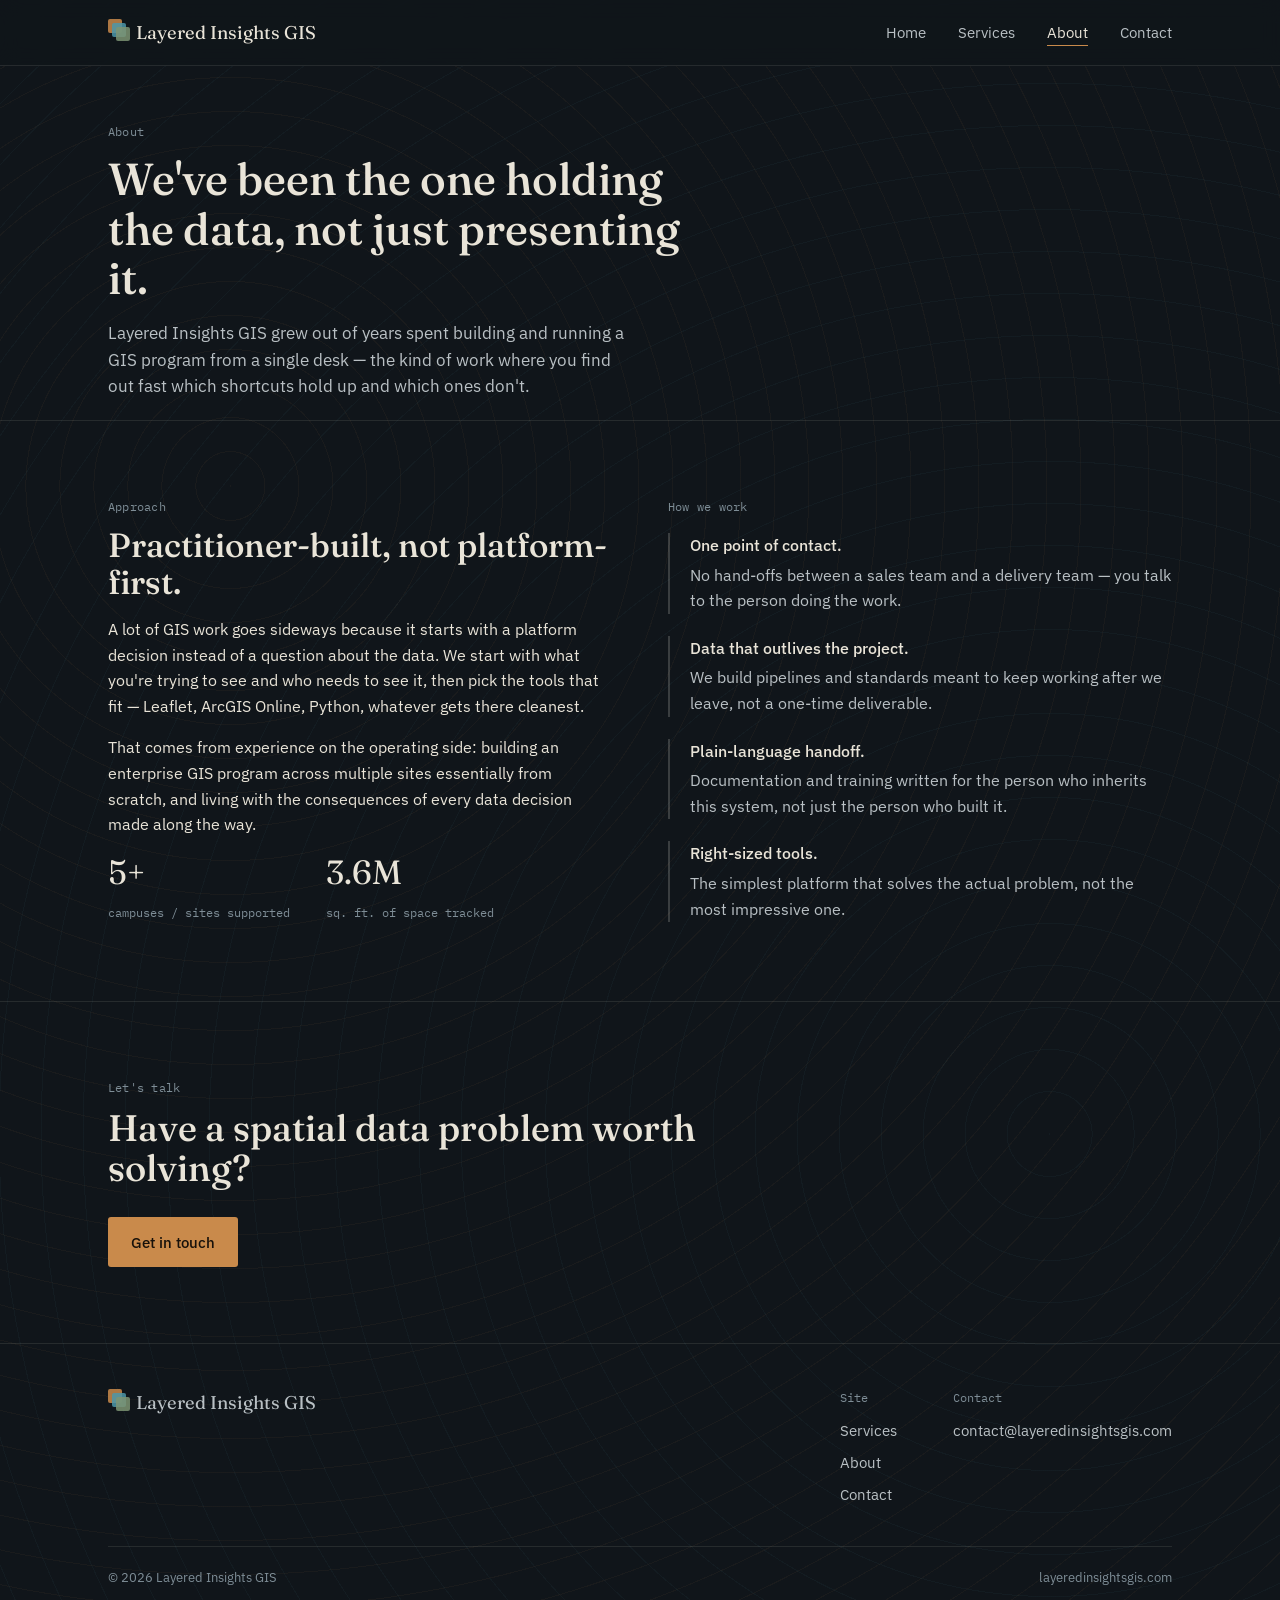
<file: html/About.html>
<!DOCTYPE html>
<html lang="en">
<head>
<meta charset="UTF-8" />
<meta name="viewport" content="width=device-width, initial-scale=1.0" />
<title>About — Layered Insights GIS</title>
<meta name="description" content="Built by a practitioner who has run enterprise GIS programs from the inside." />
<link rel="preconnect" href="https://fonts.googleapis.com">
<link href="https://fonts.googleapis.com/css2?family=Fraunces:opsz,wght@9..144,400;9..144,500;9..144,600&family=IBM+Plex+Sans:wght@400;500;600&family=IBM+Plex+Mono:wght@400;500&display=swap" rel="stylesheet">
<link rel="stylesheet" href="styles.css">
</head>
<body class="contour-field">

<header class="site-header">
  <nav class="nav">
    <a href="index.html" class="wordmark">
      <span class="mark"><span></span><span></span><span></span></span>
      Layered Insights GIS
    </a>
    <button class="nav-toggle" aria-label="Toggle navigation" aria-expanded="false">☰</button>
    <ul class="nav-links">
      <li><a href="index.html">Home</a></li>
      <li><a href="services.html">Services</a></li>
      <li><a href="about.html" aria-current="page">About</a></li>
      <li><a href="contact.html">Contact</a></li>
    </ul>
  </nav>
</header>

<main>
  <section class="page-hero">
    <div class="container">
      <p class="eyebrow">About</p>
      <h1>We've been the one holding the data, not just presenting it.</h1>
      <p class="lede">Layered Insights GIS grew out of years spent building and running a GIS program from a single desk — the kind of work where you find out fast which shortcuts hold up and which ones don't.</p>
    </div>
  </section>

  <section class="section-border-top">
    <div class="container about-grid">
      <div>
        <p class="eyebrow">Approach</p>
        <h2 style="font-size:clamp(1.6rem,3vw,2.1rem); margin-top:10px;">Practitioner-built, not platform-first.</h2>
        <p class="lede" style="margin-top:16px;">A lot of GIS work goes sideways because it starts with a platform decision instead of a question about the data. We start with what you're trying to see and who needs to see it, then pick the tools that fit — Leaflet, ArcGIS Online, Python, whatever gets there cleanest.</p>
        <p class="lede" style="margin-top:16px;">That comes from experience on the operating side: building an enterprise GIS program across multiple sites essentially from scratch, and living with the consequences of every data decision made along the way.</p>
        <div class="stat-row">
          <div class="stat"><span class="n">5+</span><span class="l">campuses / sites supported</span></div>
          <div class="stat"><span class="n">3.6M</span><span class="l">sq. ft. of space tracked</span></div>
        </div>
      </div>

      <div>
        <p class="eyebrow">How we work</p>
        <ul class="principle-list" style="margin-top:16px;">
          <li><strong>One point of contact.</strong> No hand-offs between a sales team and a delivery team — you talk to the person doing the work.</li>
          <li><strong>Data that outlives the project.</strong> We build pipelines and standards meant to keep working after we leave, not a one-time deliverable.</li>
          <li><strong>Plain-language handoff.</strong> Documentation and training written for the person who inherits this system, not just the person who built it.</li>
          <li><strong>Right-sized tools.</strong> The simplest platform that solves the actual problem, not the most impressive one.</li>
        </ul>
      </div>
    </div>
  </section>

  <section class="section-border-top">
    <div class="container">
      <div class="section-head" style="margin-bottom:0;">
        <p class="eyebrow">Let's talk</p>
        <h2>Have a spatial data problem worth solving?</h2>
      </div>
      <div class="hero-cta" style="margin-top:28px;">
        <a href="contact.html" class="btn btn-primary">Get in touch</a>
      </div>
    </div>
  </section>
</main>

<footer class="site-footer">
  <div class="container">
    <div class="footer-grid">
      <a href="index.html" class="wordmark">
        <span class="mark"><span></span><span></span><span></span></span>
        Layered Insights GIS
      </a>
      <div class="footer-cols">
        <div class="footer-col">
          <h4>Site</h4>
          <ul>
            <li><a href="services.html">Services</a></li>
            <li><a href="about.html">About</a></li>
            <li><a href="contact.html">Contact</a></li>
          </ul>
        </div>
        <div class="footer-col">
          <h4>Contact</h4>
          <ul>
            <li><a href="mailto:contact@layeredinsightsgis.com">contact@layeredinsightsgis.com</a></li>
          </ul>
        </div>
      </div>
    </div>
    <div class="footer-bottom">
      <span>© 2026 Layered Insights GIS</span>
      <span>layeredinsightsgis.com</span>
    </div>
  </div>
</footer>

<script src="script.js"></script>
</body>
</html>
</file>
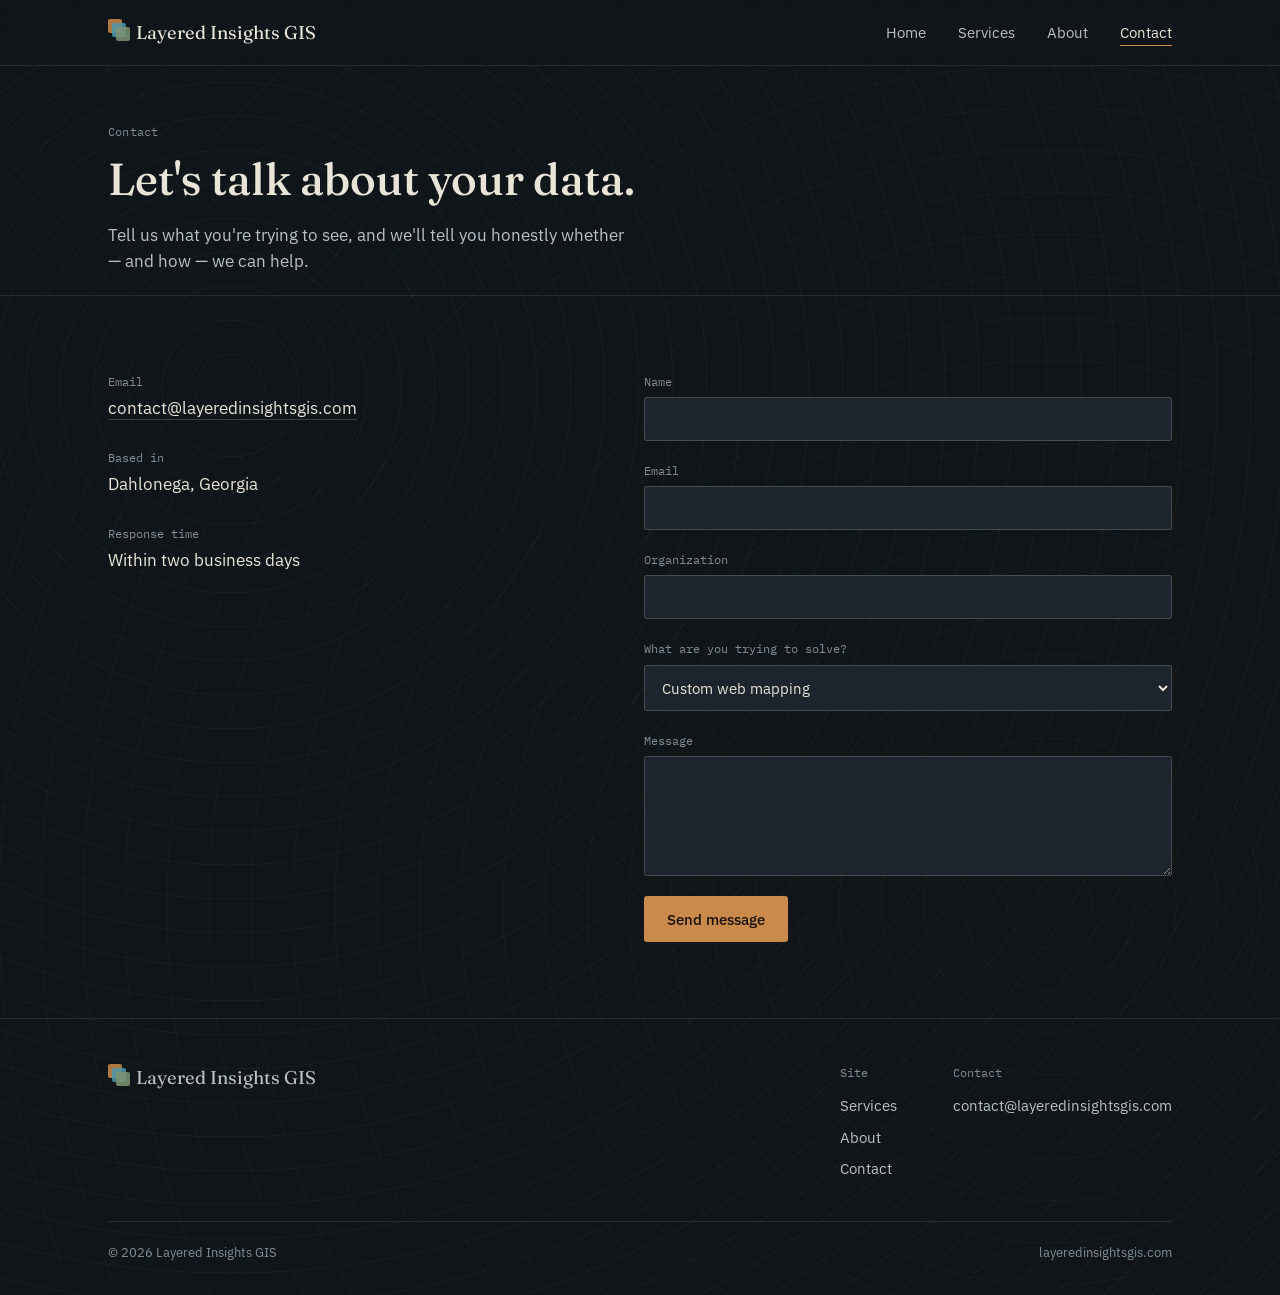
<file: html/Contact.html>
<!DOCTYPE html>
<html lang="en">
<head>
<meta charset="UTF-8" />
<meta name="viewport" content="width=device-width, initial-scale=1.0" />
<title>Contact — Layered Insights GIS</title>
<meta name="description" content="Start a conversation about a mapping, integration, or spatial data project." />
<link rel="preconnect" href="https://fonts.googleapis.com">
<link href="https://fonts.googleapis.com/css2?family=Fraunces:opsz,wght@9..144,400;9..144,500;9..144,600&family=IBM+Plex+Sans:wght@400;500;600&family=IBM+Plex+Mono:wght@400;500&display=swap" rel="stylesheet">
<link rel="stylesheet" href="styles.css">
</head>
<body class="contour-field">

<header class="site-header">
  <nav class="nav">
    <a href="index.html" class="wordmark">
      <span class="mark"><span></span><span></span><span></span></span>
      Layered Insights GIS
    </a>
    <button class="nav-toggle" aria-label="Toggle navigation" aria-expanded="false">☰</button>
    <ul class="nav-links">
      <li><a href="index.html">Home</a></li>
      <li><a href="services.html">Services</a></li>
      <li><a href="about.html">About</a></li>
      <li><a href="contact.html" aria-current="page">Contact</a></li>
    </ul>
  </nav>
</header>

<main>
  <section class="page-hero">
    <div class="container">
      <p class="eyebrow">Contact</p>
      <h1>Let's talk about your data.</h1>
      <p class="lede">Tell us what you're trying to see, and we'll tell you honestly whether — and how — we can help.</p>
    </div>
  </section>

  <section class="section-border-top">
    <div class="container contact-grid">
      <div class="contact-details">
        <div class="item">
          <p class="l">Email</p>
          <p class="v"><a href="mailto:contact@layeredinsightsgis.com">contact@layeredinsightsgis.com</a></p>
        </div>
        <div class="item">
          <p class="l">Based in</p>
          <p class="v">Dahlonega, Georgia</p>
        </div>
        <div class="item">
          <p class="l">Response time</p>
          <p class="v">Within two business days</p>
        </div>
      </div>

      <form class="contact-form" action="mailto:contact@layeredinsightsgis.com" method="post" enctype="text/plain">
        <div class="form-field">
          <label for="name">Name</label>
          <input type="text" id="name" name="name" required>
        </div>
        <div class="form-field">
          <label for="email">Email</label>
          <input type="email" id="email" name="email" required>
        </div>
        <div class="form-field">
          <label for="org">Organization</label>
          <input type="text" id="org" name="organization">
        </div>
        <div class="form-field">
          <label for="topic">What are you trying to solve?</label>
          <select id="topic" name="topic">
            <option>Custom web mapping</option>
            <option>GIS systems integration</option>
            <option>Spatial data pipelines</option>
            <option>GIS program development</option>
            <option>Not sure yet</option>
          </select>
        </div>
        <div class="form-field">
          <label for="message">Message</label>
          <textarea id="message" name="message" required></textarea>
        </div>
        <button type="submit" class="btn btn-primary">Send message</button>
      </form>
    </div>
  </section>
</main>

<footer class="site-footer">
  <div class="container">
    <div class="footer-grid">
      <a href="index.html" class="wordmark">
        <span class="mark"><span></span><span></span><span></span></span>
        Layered Insights GIS
      </a>
      <div class="footer-cols">
        <div class="footer-col">
          <h4>Site</h4>
          <ul>
            <li><a href="services.html">Services</a></li>
            <li><a href="about.html">About</a></li>
            <li><a href="contact.html">Contact</a></li>
          </ul>
        </div>
        <div class="footer-col">
          <h4>Contact</h4>
          <ul>
            <li><a href="mailto:contact@layeredinsightsgis.com">contact@layeredinsightsgis.com</a></li>
          </ul>
        </div>
      </div>
    </div>
    <div class="footer-bottom">
      <span>© 2026 Layered Insights GIS</span>
      <span>layeredinsightsgis.com</span>
    </div>
  </div>
</footer>

<script src="script.js"></script>
</body>
</html>
</file>
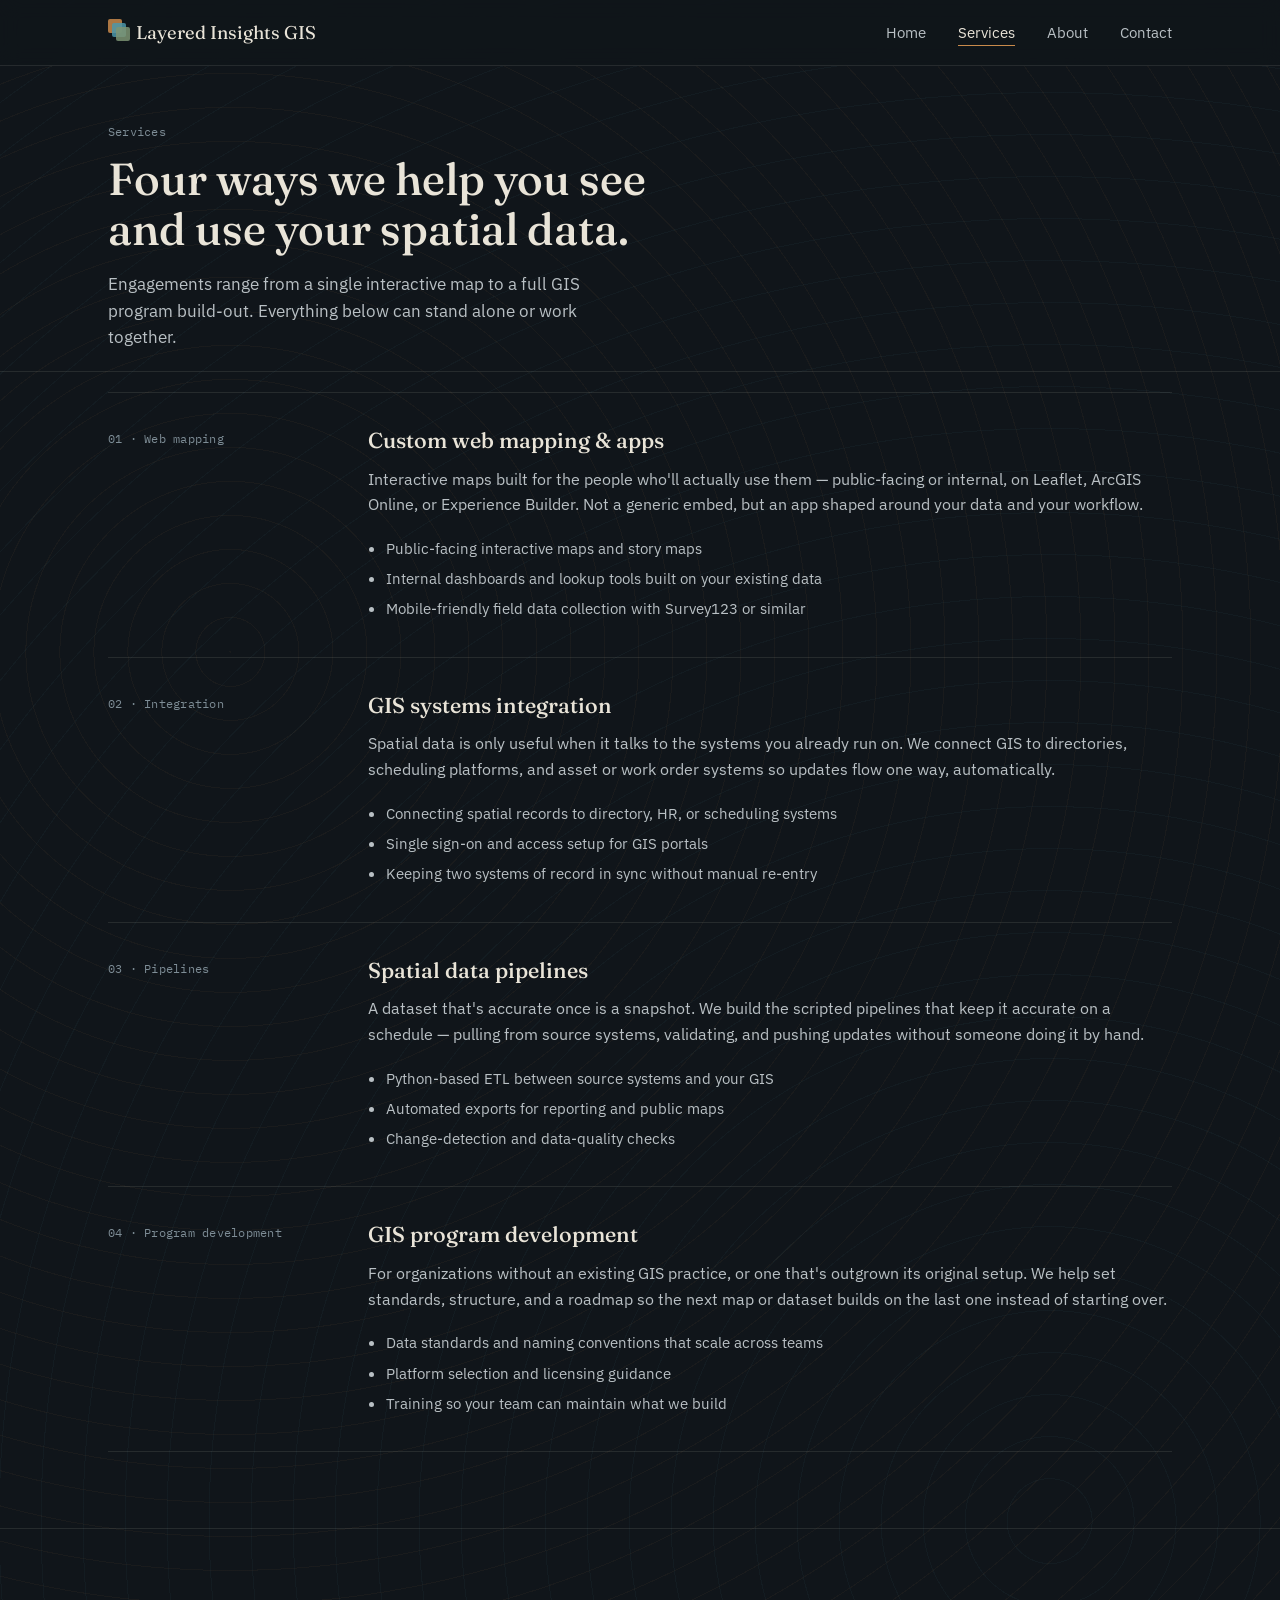
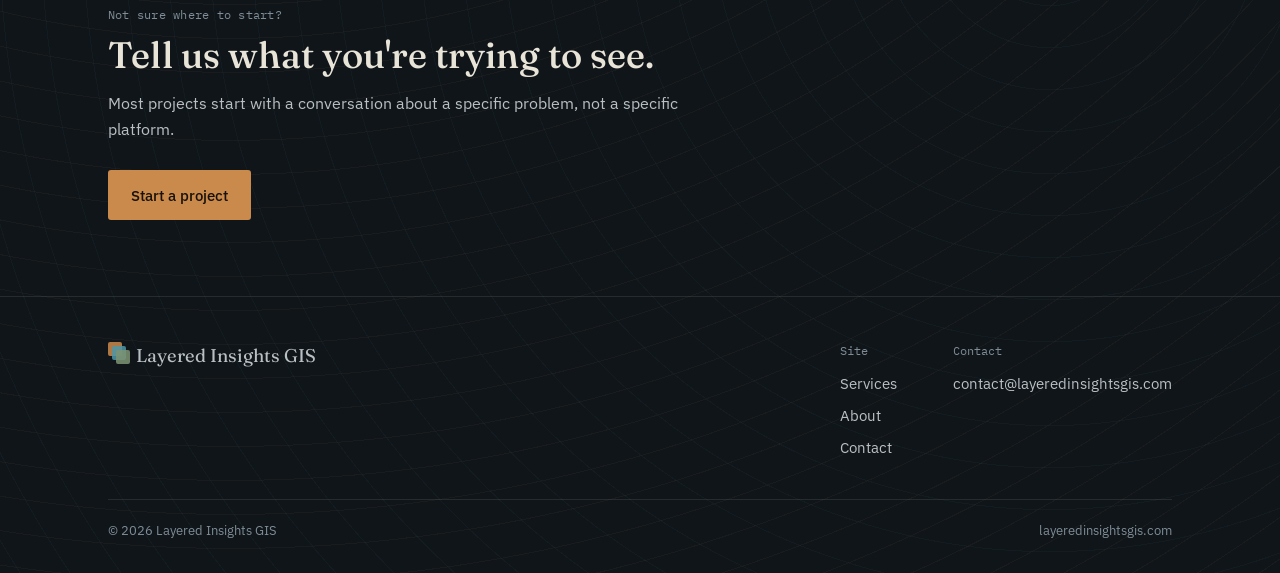
<file: html/Services.html>
<!DOCTYPE html>
<html lang="en">
<head>
<meta charset="UTF-8" />
<meta name="viewport" content="width=device-width, initial-scale=1.0" />
<title>Services — Layered Insights GIS</title>
<meta name="description" content="Custom web mapping, GIS systems integration, spatial data pipelines, and GIS program development." />
<link rel="preconnect" href="https://fonts.googleapis.com">
<link href="https://fonts.googleapis.com/css2?family=Fraunces:opsz,wght@9..144,400;9..144,500;9..144,600&family=IBM+Plex+Sans:wght@400;500;600&family=IBM+Plex+Mono:wght@400;500&display=swap" rel="stylesheet">
<link rel="stylesheet" href="styles.css">
</head>
<body class="contour-field">

<header class="site-header">
  <nav class="nav">
    <a href="index.html" class="wordmark">
      <span class="mark"><span></span><span></span><span></span></span>
      Layered Insights GIS
    </a>
    <button class="nav-toggle" aria-label="Toggle navigation" aria-expanded="false">☰</button>
    <ul class="nav-links">
      <li><a href="index.html">Home</a></li>
      <li><a href="services.html" aria-current="page">Services</a></li>
      <li><a href="about.html">About</a></li>
      <li><a href="contact.html">Contact</a></li>
    </ul>
  </nav>
</header>

<main>
  <section class="page-hero">
    <div class="container">
      <p class="eyebrow">Services</p>
      <h1>Four ways we help you see and use your spatial data.</h1>
      <p class="lede">Engagements range from a single interactive map to a full GIS program build-out. Everything below can stand alone or work together.</p>
    </div>
  </section>

  <section class="section-border-top" style="padding-top:20px;">
    <div class="container">

      <div class="service-row">
        <div>
          <p class="eyebrow">01 · Web mapping</p>
        </div>
        <div>
          <h3>Custom web mapping &amp; apps</h3>
          <p class="lede">Interactive maps built for the people who'll actually use them — public-facing or internal, on Leaflet, ArcGIS Online, or Experience Builder. Not a generic embed, but an app shaped around your data and your workflow.</p>
          <ul>
            <li>Public-facing interactive maps and story maps</li>
            <li>Internal dashboards and lookup tools built on your existing data</li>
            <li>Mobile-friendly field data collection with Survey123 or similar</li>
          </ul>
        </div>
      </div>

      <div class="service-row">
        <div>
          <p class="eyebrow">02 · Integration</p>
        </div>
        <div>
          <h3>GIS systems integration</h3>
          <p class="lede">Spatial data is only useful when it talks to the systems you already run on. We connect GIS to directories, scheduling platforms, and asset or work order systems so updates flow one way, automatically.</p>
          <ul>
            <li>Connecting spatial records to directory, HR, or scheduling systems</li>
            <li>Single sign-on and access setup for GIS portals</li>
            <li>Keeping two systems of record in sync without manual re-entry</li>
          </ul>
        </div>
      </div>

      <div class="service-row">
        <div>
          <p class="eyebrow">03 · Pipelines</p>
        </div>
        <div>
          <h3>Spatial data pipelines</h3>
          <p class="lede">A dataset that's accurate once is a snapshot. We build the scripted pipelines that keep it accurate on a schedule — pulling from source systems, validating, and pushing updates without someone doing it by hand.</p>
          <ul>
            <li>Python-based ETL between source systems and your GIS</li>
            <li>Automated exports for reporting and public maps</li>
            <li>Change-detection and data-quality checks</li>
          </ul>
        </div>
      </div>

      <div class="service-row">
        <div>
          <p class="eyebrow">04 · Program development</p>
        </div>
        <div>
          <h3>GIS program development</h3>
          <p class="lede">For organizations without an existing GIS practice, or one that's outgrown its original setup. We help set standards, structure, and a roadmap so the next map or dataset builds on the last one instead of starting over.</p>
          <ul>
            <li>Data standards and naming conventions that scale across teams</li>
            <li>Platform selection and licensing guidance</li>
            <li>Training so your team can maintain what we build</li>
          </ul>
        </div>
      </div>

    </div>
  </section>

  <section class="section-border-top">
    <div class="container">
      <div class="section-head" style="margin-bottom:0;">
        <p class="eyebrow">Not sure where to start?</p>
        <h2>Tell us what you're trying to see.</h2>
        <p class="lede">Most projects start with a conversation about a specific problem, not a specific platform.</p>
      </div>
      <div class="hero-cta" style="margin-top:28px;">
        <a href="contact.html" class="btn btn-primary">Start a project</a>
      </div>
    </div>
  </section>
</main>

<footer class="site-footer">
  <div class="container">
    <div class="footer-grid">
      <a href="index.html" class="wordmark">
        <span class="mark"><span></span><span></span><span></span></span>
        Layered Insights GIS
      </a>
      <div class="footer-cols">
        <div class="footer-col">
          <h4>Site</h4>
          <ul>
            <li><a href="services.html">Services</a></li>
            <li><a href="about.html">About</a></li>
            <li><a href="contact.html">Contact</a></li>
          </ul>
        </div>
        <div class="footer-col">
          <h4>Contact</h4>
          <ul>
            <li><a href="mailto:contact@layeredinsightsgis.com">contact@layeredinsightsgis.com</a></li>
          </ul>
        </div>
      </div>
    </div>
    <div class="footer-bottom">
      <span>© 2026 Layered Insights GIS</span>
      <span>layeredinsightsgis.com</span>
    </div>
  </div>
</footer>

<script src="script.js"></script>
</body>
</html>
</file>
<file: docs/styles.css>
/* ============================================================
   Layered Insights GIS — design tokens
   Palette drawn from real cartographic convention: a dark
   basemap ink, with contour ochre / hydrology teal / vegetation
   olive standing in for actual GIS layer types.
   ============================================================ */

:root {
  --ink: #10151A;
  --ink-2: #161D24;
  --panel: #1C252D;
  --panel-2: #232E37;
  --border: rgba(232, 228, 218, 0.10);
  --border-strong: rgba(232, 228, 218, 0.20);

  --paper: #E9E4D8;
  --paper-dim: #B9C0C4;
  --muted: #7E8D96;

  --ochre: #C98A4B;
  --ochre-dim: rgba(201, 138, 75, 0.35);
  --teal: #4C97A8;
  --teal-dim: rgba(76, 151, 168, 0.35);
  --olive: #7C9473;
  --olive-dim: rgba(124, 148, 115, 0.35);
  --clay: #B45C4A;

  --ochre-pop: #E4A05C;
  --teal-pop: #3FC4D9;
  --olive-pop: #9BCB6E;
  --clay-pop: #E56B54;

  --font-display: "Fraunces", Georgia, serif;
  --font-body: "IBM Plex Sans", -apple-system, sans-serif;
  --font-mono: "IBM Plex Mono", monospace;

  --max-w: 1120px;
}

* { box-sizing: border-box; }

html {
  scroll-behavior: smooth;
}

@media (prefers-reduced-motion: reduce) {
  html { scroll-behavior: auto; }
  *, *::before, *::after {
    animation-duration: 0.001ms !important;
    transition-duration: 0.001ms !important;
  }
}

body {
  margin: 0;
  background: var(--ink);
  color: var(--paper);
  font-family: var(--font-body);
  font-size: 16px;
  line-height: 1.6;
  -webkit-font-smoothing: antialiased;
}

a {
  color: inherit;
}

/* subtle contour texture on the base ink */
.contour-field {
  background-image:
    repeating-radial-gradient(circle at 18% 30%, rgba(201,138,75,0.05) 0, rgba(201,138,75,0.05) 1px, transparent 1px, transparent 34px),
    repeating-radial-gradient(circle at 82% 70%, rgba(76,151,168,0.05) 0, rgba(76,151,168,0.05) 1px, transparent 1px, transparent 42px);
}

img { max-width: 100%; display: block; }

/* ---------------- scroll reveal ---------------- */

.reveal {
  opacity: 0;
  transform: translateY(22px);
  transition: opacity 0.7s ease, transform 0.7s ease;
}
.reveal.revealed {
  opacity: 1;
  transform: translateY(0);
}

.signature-divider {
  width: 100%;
  height: 18px;
  opacity: 0.6;
}
.signature-divider svg { width: 100%; height: 100%; display: block; }
.signature-divider path { fill: none; stroke: var(--ochre); stroke-width: 1.3; }

h1, h2, h3 {
  font-family: var(--font-display);
  font-weight: 500;
  line-height: 1.1;
  margin: 0;
  color: var(--paper);
}

p { margin: 0; }

.eyebrow {
  font-family: var(--font-mono);
  font-size: 0.78rem;
  letter-spacing: 0.02em;
  color: var(--muted);
}

.container {
  max-width: var(--max-w);
  margin: 0 auto;
  padding: 0 28px;
}

/* ---------------- header / nav ---------------- */

.site-header {
  position: sticky;
  top: 0;
  z-index: 50;
  background: rgba(16, 21, 26, 0.86);
  backdrop-filter: blur(10px);
  border-bottom: 1px solid var(--border);
}

.nav {
  display: flex;
  align-items: center;
  justify-content: space-between;
  padding: 18px 28px;
  max-width: var(--max-w);
  margin: 0 auto;
}

.wordmark {
  display: flex;
  align-items: baseline;
  gap: 8px;
  text-decoration: none;
  font-family: var(--font-display);
  font-size: 1.15rem;
  color: var(--paper);
}

.wordmark .mark {
  display: inline-flex;
  width: 20px;
  height: 20px;
  position: relative;
}
.wordmark .mark span {
  position: absolute;
  width: 14px;
  height: 14px;
  border-radius: 2px;
  opacity: 0.85;
}
.wordmark .mark span:nth-child(1) { background: var(--ochre); top: 0; left: 0; }
.wordmark .mark span:nth-child(2) { background: var(--teal); top: 4px; left: 4px; }
.wordmark .mark span:nth-child(3) { background: var(--olive); top: 8px; left: 8px; }

.nav-links {
  display: flex;
  gap: 32px;
  list-style: none;
  margin: 0;
  padding: 0;
  font-size: 0.94rem;
}

.nav-links a {
  text-decoration: none;
  color: var(--paper-dim);
  padding-bottom: 3px;
  border-bottom: 1px solid transparent;
  transition: color 0.15s ease, border-color 0.15s ease;
}

.nav-links a:hover,
.nav-links a[aria-current="page"] {
  color: var(--paper);
  border-color: var(--ochre);
}

.nav-toggle {
  display: none;
  background: none;
  border: 1px solid var(--border-strong);
  border-radius: 4px;
  color: var(--paper);
  width: 38px;
  height: 34px;
  cursor: pointer;
}

@media (max-width: 720px) {
  .nav-links {
    position: absolute;
    top: 100%;
    left: 0;
    right: 0;
    background: var(--ink-2);
    border-bottom: 1px solid var(--border);
    flex-direction: column;
    gap: 0;
    padding: 8px 28px 18px;
    display: none;
  }
  .nav-links.open { display: flex; }
  .nav-links a { display: block; padding: 12px 0; border-bottom: 1px solid var(--border); }
  .nav-toggle { display: block; }
}

/* ---------------- buttons ---------------- */

.btn {
  display: inline-flex;
  align-items: center;
  gap: 8px;
  font-family: var(--font-body);
  font-size: 0.95rem;
  font-weight: 500;
  text-decoration: none;
  padding: 12px 22px;
  border-radius: 3px;
  border: 1px solid transparent;
  cursor: pointer;
  transition: transform 0.2s ease, box-shadow 0.2s ease, background 0.2s ease, border-color 0.2s ease;
}

.btn-primary {
  background: var(--ochre);
  color: #17110A;
}
.btn-primary:hover {
  background: #d99a5d;
  transform: translateY(-2px);
  box-shadow: 0 10px 24px -8px rgba(201, 138, 75, 0.55);
}

.btn-ghost {
  background: transparent;
  border-color: var(--border-strong);
  color: var(--paper);
}
.btn-ghost:hover {
  border-color: var(--paper-dim);
  transform: translateY(-2px);
}

/* ---------------- hero / layer stack ---------------- */

.hero {
  padding: 72px 0 40px;
}

.hero-grid {
  display: grid;
  grid-template-columns: 1.05fr 0.95fr;
  gap: 56px;
  align-items: center;
}

@media (max-width: 880px) {
  .hero-grid { grid-template-columns: 1fr; }
}

.hero h1 {
  font-size: clamp(2.3rem, 4.2vw, 3.4rem);
  margin-top: 14px;
  max-width: 13ch;
}

.hero .lede {
  margin-top: 20px;
  font-size: 1.08rem;
  color: var(--paper-dim);
  max-width: 46ch;
}

.hero-cta {
  margin-top: 32px;
  display: flex;
  gap: 14px;
  flex-wrap: wrap;
}

.coord {
  font-family: var(--font-mono);
  font-size: 0.72rem;
  color: var(--muted);
}

/* layer stack graphic */
.stack-stage {
  position: relative;
  height: 400px;
}

.layer-sheet {
  position: absolute;
  inset: 30px 10px 60px 40px;
  border-radius: 5px;
  border: 1px solid var(--border-strong);
  overflow: hidden;
  transform: translate(var(--tx, 0), var(--ty, 0)) rotate(var(--rot, 0deg)) rotateX(var(--tilt-x, 0deg)) rotateY(var(--tilt-y, 0deg));
  transform-style: preserve-3d;
  animation: sheetIn 0.7s cubic-bezier(0.16, 1, 0.3, 1) backwards;
  animation-delay: var(--delay, 0s);
  opacity: 1;
  transition: opacity 0.35s ease, transform 0.15s ease-out;
}

@keyframes sheetIn {
  from {
    transform: translate(var(--tx, 0), calc(var(--ty, 0px) + 46px)) rotate(var(--rot, 0deg)) scale(0.94);
  }
  to {
    transform: translate(var(--tx, 0), var(--ty, 0)) rotate(var(--rot, 0deg)) rotateX(var(--tilt-x, 0deg)) rotateY(var(--tilt-y, 0deg));
  }
}

.layer-photo {
  background-size: cover;
  background-position: center;
  filter: grayscale(1) brightness(0.8) contrast(1.02);
  transition: filter 0.5s ease, box-shadow 0.5s ease;
}
.layer-photo.active {
  filter: grayscale(0) brightness(0.95) contrast(1.02) saturate(1.05);
}
.layer-photo::before {
  content: "";
  position: absolute;
  inset: 0;
  mix-blend-mode: color;
  opacity: 0.85;
  transition: opacity 0.5s ease;
  pointer-events: none;
}
.layer-photo.active::before { opacity: 0; }
.layer-photo[data-layer="contours"]::before { background: var(--ochre-pop); }
.layer-photo[data-layer="huc12"]::before { background: var(--teal-pop); }
.layer-photo[data-layer="parcels"]::before { background: var(--olive-pop); }
.layer-photo[data-layer="buildings"]::before { background: var(--clay-pop); }

.layer-photo::after {
  content: "";
  position: absolute;
  inset: 0;
  background: linear-gradient(180deg, rgba(16,21,26,0.05), rgba(16,21,26,0.35));
  pointer-events: none;
}

.layer-photo.active[data-layer="contours"] { box-shadow: 0 0 46px -6px var(--ochre); }
.layer-photo.active[data-layer="huc12"] { box-shadow: 0 0 46px -6px var(--teal); }
.layer-photo.active[data-layer="parcels"] { box-shadow: 0 0 46px -6px var(--olive); }
.layer-photo.active[data-layer="buildings"] { box-shadow: 0 0 46px -6px var(--clay); }

.sheet-label {
  position: absolute;
  top: 12px;
  left: 16px;
  color: var(--paper);
  opacity: 0;
  transform: translateY(-4px);
  transition: opacity 0.25s ease, transform 0.25s ease;
  z-index: 1;
}
.sheet-label .name {
  display: block;
  font-family: var(--font-display);
  font-size: 1.05rem;
  text-shadow: 0 1px 6px rgba(0,0,0,0.7);
}
.sheet-label .tech {
  display: block;
  font-family: var(--font-mono);
  font-size: 0.68rem;
  color: var(--paper-dim);
  text-shadow: 0 1px 4px rgba(0,0,0,0.7);
  margin-top: 2px;
}
.layer-sheet.active .sheet-label { opacity: 1; transform: translateY(0); }

.layer-sheet[data-layer="base"] {
  z-index: 1;
  background:
    radial-gradient(circle at 30% 20%, rgba(76,151,168,0.08), transparent 55%),
    var(--panel-2);
  background-image:
    linear-gradient(rgba(232,228,218,0.05) 1px, transparent 1px),
    linear-gradient(90deg, rgba(232,228,218,0.05) 1px, transparent 1px);
  background-size: 28px 28px;
  color: var(--muted);
}
.layer-sheet[data-layer="base"] .chrome {
  position: absolute;
  bottom: 14px;
  right: 14px;
  width: 110px;
  height: 38px;
}

.layer-sheet[data-layer="contours"] { z-index: 2; }
.layer-sheet.active[data-layer="contours"] { border-color: var(--ochre); }

.layer-sheet[data-layer="huc12"] { z-index: 3; }
.layer-sheet.active[data-layer="huc12"] { border-color: var(--teal); }

.layer-sheet[data-layer="parcels"] { z-index: 4; }
.layer-sheet.active[data-layer="parcels"] { border-color: var(--olive); }

.layer-sheet[data-layer="buildings"] { z-index: 5; }
.layer-sheet.active[data-layer="buildings"] { border-color: var(--clay); }

.layer-toggles {
  display: flex;
  flex-wrap: wrap;
  gap: 10px;
  margin-top: 28px;
}

.layer-chip {
  display: flex;
  align-items: center;
  gap: 8px;
  font-family: var(--font-mono);
  font-size: 0.78rem;
  color: var(--paper-dim);
  background: var(--panel);
  border: 1px solid var(--border-strong);
  border-radius: 20px;
  padding: 7px 13px 7px 10px;
  cursor: pointer;
  user-select: none;
}

.layer-chip input { accent-color: var(--ochre); cursor: pointer; }
.layer-chip .swatch {
  width: 9px; height: 9px; border-radius: 2px;
}

/* ---------------- generic sections ---------------- */

section { padding: 76px 0; }
.section-border-top { border-top: 1px solid var(--border); }

.section-head {
  max-width: 60ch;
  margin-bottom: 44px;
}

.section-head h2 {
  font-size: clamp(1.7rem, 3vw, 2.3rem);
  margin-top: 10px;
}

.section-head .lede {
  margin-top: 14px;
  color: var(--paper-dim);
  font-size: 1.02rem;
}

.grid-4 {
  display: grid;
  grid-template-columns: repeat(4, 1fr);
  gap: 1px;
  background: var(--border);
  border: 1px solid var(--border);
}

@media (max-width: 980px) {
  .grid-4 { grid-template-columns: repeat(2, 1fr); }
}

@media (max-width: 560px) {
  .grid-4 { grid-template-columns: 1fr; }
}

.grid-flex {
  display: grid;
  grid-template-columns: repeat(auto-fit, minmax(230px, 1fr));
  gap: 1px;
  background: transparent;
}
.grid-flex .card {
  border: 1px solid var(--border);
}

.featured-callout {
  background: var(--panel);
  border: 1px solid var(--ochre-dim);
  border-left: 3px solid var(--ochre);
  border-radius: 4px;
  padding: 32px 36px;
  margin-bottom: 32px;
}
.featured-callout h3 {
  font-size: 1.4rem;
  margin-top: 8px;
}
.featured-callout p:not(.eyebrow) {
  margin-top: 14px;
  color: var(--paper-dim);
  max-width: 60ch;
}
.featured-callout .btn {
  margin-top: 22px;
}

.card {
  background: var(--ink);
  padding: 32px 28px;
  position: relative;
  transition: background 0.25s ease, transform 0.25s ease, box-shadow 0.25s ease;
}
.card:hover {
  background: var(--panel);
  transform: translateY(-3px);
  box-shadow: 0 16px 32px -14px rgba(0,0,0,0.6);
  z-index: 1;
}

.card .num {
  font-family: var(--font-mono);
  font-size: 0.78rem;
  color: var(--muted);
}

.card h3 {
  font-size: 1.2rem;
  margin-top: 14px;
}

.card p {
  margin-top: 12px;
  color: var(--paper-dim);
  font-size: 0.96rem;
}

/* ---------------- footer ---------------- */

.site-footer {
  border-top: 1px solid var(--border);
  padding: 44px 0 32px;
}

.footer-grid {
  display: flex;
  justify-content: space-between;
  align-items: flex-start;
  flex-wrap: wrap;
  gap: 24px;
}

.footer-grid a {
  text-decoration: none;
  color: var(--paper-dim);
}
.footer-grid a:hover { color: var(--paper); }

.footer-cols {
  display: flex;
  gap: 56px;
  flex-wrap: wrap;
}

.footer-col h4 {
  font-family: var(--font-mono);
  font-size: 0.75rem;
  color: var(--muted);
  margin: 0 0 12px;
  font-weight: 400;
}

.footer-col ul {
  list-style: none;
  margin: 0;
  padding: 0;
  display: flex;
  flex-direction: column;
  gap: 8px;
  font-size: 0.92rem;
}

.footer-bottom {
  margin-top: 40px;
  padding-top: 20px;
  border-top: 1px solid var(--border);
  display: flex;
  justify-content: space-between;
  flex-wrap: wrap;
  gap: 10px;
  font-size: 0.82rem;
  color: var(--muted);
}

/* ---------------- page hero (inner pages) ---------------- */

.page-hero {
  padding: 56px 0 20px;
}
.page-hero h1 {
  font-size: clamp(2rem, 4vw, 2.8rem);
  margin-top: 12px;
  max-width: 20ch;
}
.page-hero .lede {
  margin-top: 18px;
  color: var(--paper-dim);
  max-width: 52ch;
  font-size: 1.04rem;
}

/* ---------------- services page ---------------- */

.service-row {
  display: grid;
  grid-template-columns: 220px 1fr;
  gap: 40px;
  padding: 36px 28px;
  margin: 0 -28px;
  border-top: 1px solid var(--border);
  border-radius: 4px;
  transition: background 0.25s ease;
}
.service-row:hover {
  background: rgba(232, 228, 218, 0.03);
}
.service-row:last-child { border-bottom: 1px solid var(--border); }

@media (max-width: 720px) {
  .service-row { grid-template-columns: 1fr; gap: 12px; }
}

.service-row h3 {
  font-size: 1.35rem;
}
.service-row .lede {
  margin-top: 14px;
  color: var(--paper-dim);
}
.service-row ul {
  margin: 18px 0 0;
  padding-left: 18px;
  color: var(--paper-dim);
  font-size: 0.95rem;
}
.service-row li { margin-top: 6px; }

/* ---------------- about page ---------------- */

.about-grid {
  display: grid;
  grid-template-columns: 1fr 1fr;
  gap: 56px;
  align-items: start;
}
@media (max-width: 880px) {
  .about-grid { grid-template-columns: 1fr; }
}

.stat-row {
  display: flex;
  gap: 36px;
  flex-wrap: wrap;
  margin-top: 8px;
}
.stat {
  font-family: var(--font-mono);
}
.stat .n {
  font-family: var(--font-display);
  font-size: 2.1rem;
  color: var(--paper);
  display: block;
}
.stat .l {
  font-size: 0.76rem;
  color: var(--muted);
}

.principle-list {
  list-style: none;
  margin: 0;
  padding: 0;
  display: flex;
  flex-direction: column;
  gap: 22px;
}
.principle-list li {
  padding-left: 20px;
  border-left: 2px solid var(--border-strong);
  color: var(--paper-dim);
}
.principle-list strong {
  display: block;
  color: var(--paper);
  font-weight: 500;
  margin-bottom: 4px;
}

/* ---------------- contact page ---------------- */

.contact-grid {
  display: grid;
  grid-template-columns: 1fr 1.1fr;
  gap: 56px;
}
@media (max-width: 880px) {
  .contact-grid { grid-template-columns: 1fr; }
}

.contact-details {
  display: flex;
  flex-direction: column;
  gap: 26px;
}
.contact-details .item .l {
  font-family: var(--font-mono);
  font-size: 0.75rem;
  color: var(--muted);
}
.contact-details .item .v {
  margin-top: 4px;
  font-size: 1.05rem;
}
.contact-details .item a {
  text-decoration: none;
  border-bottom: 1px solid var(--border-strong);
}
.contact-details .item a:hover { border-color: var(--ochre); }

.form-field {
  display: flex;
  flex-direction: column;
  gap: 6px;
  margin-bottom: 20px;
}
.form-field label {
  font-family: var(--font-mono);
  font-size: 0.75rem;
  color: var(--muted);
}
.form-field input,
.form-field textarea,
.form-field select {
  background: var(--panel);
  border: 1px solid var(--border-strong);
  border-radius: 3px;
  padding: 11px 13px;
  color: var(--paper);
  font-family: var(--font-body);
  font-size: 0.96rem;
}
.form-field input:focus,
.form-field textarea:focus,
.form-field select:focus {
  outline: 2px solid var(--ochre);
  outline-offset: 1px;
}
.form-field textarea { resize: vertical; min-height: 120px; }

:focus-visible {
  outline: 2px solid var(--ochre);
  outline-offset: 2px;
}
</file>
<file: html/styles.css>
/* ============================================================
   Layered Insights GIS — design tokens
   Palette drawn from real cartographic convention: a dark
   basemap ink, with contour ochre / hydrology teal / vegetation
   olive standing in for actual GIS layer types.
   ============================================================ */

:root {
  --ink: #10151A;
  --ink-2: #161D24;
  --panel: #1C252D;
  --panel-2: #232E37;
  --border: rgba(232, 228, 218, 0.10);
  --border-strong: rgba(232, 228, 218, 0.20);

  --paper: #E9E4D8;
  --paper-dim: #B9C0C4;
  --muted: #7E8D96;

  --ochre: #C98A4B;
  --ochre-dim: rgba(201, 138, 75, 0.35);
  --teal: #4C97A8;
  --teal-dim: rgba(76, 151, 168, 0.35);
  --olive: #7C9473;
  --olive-dim: rgba(124, 148, 115, 0.35);
  --clay: #B45C4A;

  --font-display: "Fraunces", Georgia, serif;
  --font-body: "IBM Plex Sans", -apple-system, sans-serif;
  --font-mono: "IBM Plex Mono", monospace;

  --max-w: 1120px;
}

* { box-sizing: border-box; }

html {
  scroll-behavior: smooth;
}

@media (prefers-reduced-motion: reduce) {
  html { scroll-behavior: auto; }
  *, *::before, *::after {
    animation-duration: 0.001ms !important;
    transition-duration: 0.001ms !important;
  }
}

body {
  margin: 0;
  background: var(--ink);
  color: var(--paper);
  font-family: var(--font-body);
  font-size: 16px;
  line-height: 1.6;
  -webkit-font-smoothing: antialiased;
}

a {
  color: inherit;
}

/* subtle contour texture on the base ink */
.contour-field {
  background-image:
    repeating-radial-gradient(circle at 18% 30%, rgba(201,138,75,0.05) 0, rgba(201,138,75,0.05) 1px, transparent 1px, transparent 34px),
    repeating-radial-gradient(circle at 82% 70%, rgba(76,151,168,0.05) 0, rgba(76,151,168,0.05) 1px, transparent 1px, transparent 42px);
}

img { max-width: 100%; display: block; }

h1, h2, h3 {
  font-family: var(--font-display);
  font-weight: 500;
  line-height: 1.1;
  margin: 0;
  color: var(--paper);
}

p { margin: 0; }

.eyebrow {
  font-family: var(--font-mono);
  font-size: 0.78rem;
  letter-spacing: 0.02em;
  color: var(--muted);
}

.container {
  max-width: var(--max-w);
  margin: 0 auto;
  padding: 0 28px;
}

/* ---------------- header / nav ---------------- */

.site-header {
  position: sticky;
  top: 0;
  z-index: 50;
  background: rgba(16, 21, 26, 0.86);
  backdrop-filter: blur(10px);
  border-bottom: 1px solid var(--border);
}

.nav {
  display: flex;
  align-items: center;
  justify-content: space-between;
  padding: 18px 28px;
  max-width: var(--max-w);
  margin: 0 auto;
}

.wordmark {
  display: flex;
  align-items: baseline;
  gap: 8px;
  text-decoration: none;
  font-family: var(--font-display);
  font-size: 1.15rem;
  color: var(--paper);
}

.wordmark .mark {
  display: inline-flex;
  width: 20px;
  height: 20px;
  position: relative;
}
.wordmark .mark span {
  position: absolute;
  width: 14px;
  height: 14px;
  border-radius: 2px;
  opacity: 0.85;
}
.wordmark .mark span:nth-child(1) { background: var(--ochre); top: 0; left: 0; }
.wordmark .mark span:nth-child(2) { background: var(--teal); top: 4px; left: 4px; }
.wordmark .mark span:nth-child(3) { background: var(--olive); top: 8px; left: 8px; }

.nav-links {
  display: flex;
  gap: 32px;
  list-style: none;
  margin: 0;
  padding: 0;
  font-size: 0.94rem;
}

.nav-links a {
  text-decoration: none;
  color: var(--paper-dim);
  padding-bottom: 3px;
  border-bottom: 1px solid transparent;
  transition: color 0.15s ease, border-color 0.15s ease;
}

.nav-links a:hover,
.nav-links a[aria-current="page"] {
  color: var(--paper);
  border-color: var(--ochre);
}

.nav-toggle {
  display: none;
  background: none;
  border: 1px solid var(--border-strong);
  border-radius: 4px;
  color: var(--paper);
  width: 38px;
  height: 34px;
  cursor: pointer;
}

@media (max-width: 720px) {
  .nav-links {
    position: absolute;
    top: 100%;
    left: 0;
    right: 0;
    background: var(--ink-2);
    border-bottom: 1px solid var(--border);
    flex-direction: column;
    gap: 0;
    padding: 8px 28px 18px;
    display: none;
  }
  .nav-links.open { display: flex; }
  .nav-links a { display: block; padding: 12px 0; border-bottom: 1px solid var(--border); }
  .nav-toggle { display: block; }
}

/* ---------------- buttons ---------------- */

.btn {
  display: inline-flex;
  align-items: center;
  gap: 8px;
  font-family: var(--font-body);
  font-size: 0.95rem;
  font-weight: 500;
  text-decoration: none;
  padding: 12px 22px;
  border-radius: 3px;
  border: 1px solid transparent;
  cursor: pointer;
}

.btn-primary {
  background: var(--ochre);
  color: #17110A;
}
.btn-primary:hover { background: #d99a5d; }

.btn-ghost {
  background: transparent;
  border-color: var(--border-strong);
  color: var(--paper);
}
.btn-ghost:hover { border-color: var(--paper-dim); }

/* ---------------- hero / layer stack ---------------- */

.hero {
  padding: 72px 0 40px;
}

.hero-grid {
  display: grid;
  grid-template-columns: 1.05fr 0.95fr;
  gap: 56px;
  align-items: center;
}

@media (max-width: 880px) {
  .hero-grid { grid-template-columns: 1fr; }
}

.hero h1 {
  font-size: clamp(2.3rem, 4.2vw, 3.4rem);
  margin-top: 14px;
  max-width: 13ch;
}

.hero .lede {
  margin-top: 20px;
  font-size: 1.08rem;
  color: var(--paper-dim);
  max-width: 46ch;
}

.hero-cta {
  margin-top: 32px;
  display: flex;
  gap: 14px;
  flex-wrap: wrap;
}

.coord {
  font-family: var(--font-mono);
  font-size: 0.72rem;
  color: var(--muted);
}

/* layer stack graphic */
.stack-stage {
  position: relative;
  height: 380px;
}

.layer-sheet {
  position: absolute;
  inset: 30px 10px 60px 40px;
  border-radius: 4px;
  border: 1px solid var(--border-strong);
  background: var(--panel);
  transition: transform 0.4s ease, opacity 0.4s ease;
  opacity: 0.28;
}

.layer-sheet .tag {
  position: absolute;
  bottom: -28px;
  left: 0;
  font-family: var(--font-mono);
  font-size: 0.72rem;
  color: var(--muted);
  white-space: nowrap;
}

.layer-sheet.active { opacity: 1; }

.layer-sheet[data-layer="base"] {
  transform: translate(0, 40px) rotate(0deg);
  z-index: 1;
  background:
    linear-gradient(var(--panel-2), var(--panel-2));
}

.layer-sheet[data-layer="contours"] {
  transform: translate(18px, 22px) rotate(-1.2deg);
  z-index: 2;
  background-image: repeating-linear-gradient(
    35deg, transparent 0 10px, var(--ochre-dim) 10px 12px
  );
}
.layer-sheet.active[data-layer="contours"] { border-color: var(--ochre); }

.layer-sheet[data-layer="hydro"] {
  transform: translate(36px, 4px) rotate(0.8deg);
  z-index: 3;
  background-image: repeating-linear-gradient(
    100deg, transparent 0 14px, var(--teal-dim) 14px 17px
  );
}
.layer-sheet.active[data-layer="hydro"] { border-color: var(--teal); }

.layer-sheet[data-layer="parcels"] {
  transform: translate(54px, -14px) rotate(-0.6deg);
  z-index: 4;
  background-image:
    linear-gradient(var(--olive-dim) 1px, transparent 1px),
    linear-gradient(90deg, var(--olive-dim) 1px, transparent 1px);
  background-size: 34px 34px;
}
.layer-sheet.active[data-layer="parcels"] { border-color: var(--olive); }

.layer-sheet[data-layer="buildings"] {
  transform: translate(72px, -32px) rotate(1deg);
  z-index: 5;
  background-image:
    linear-gradient(var(--clay) 0 0);
  background-size: 0;
}
.layer-sheet[data-layer="buildings"]::before,
.layer-sheet[data-layer="buildings"]::after {
  content: "";
  position: absolute;
  background: rgba(180, 92, 74, 0.4);
  border: 1px solid var(--clay);
}
.layer-sheet[data-layer="buildings"]::before {
  width: 34%; height: 26%; top: 20%; left: 14%;
}
.layer-sheet[data-layer="buildings"]::after {
  width: 22%; height: 40%; top: 44%; left: 56%;
}
.layer-sheet.active[data-layer="buildings"] { border-color: var(--clay); }

.layer-toggles {
  display: flex;
  flex-wrap: wrap;
  gap: 10px;
  margin-top: 28px;
}

.layer-chip {
  display: flex;
  align-items: center;
  gap: 8px;
  font-family: var(--font-mono);
  font-size: 0.78rem;
  color: var(--paper-dim);
  background: var(--panel);
  border: 1px solid var(--border-strong);
  border-radius: 20px;
  padding: 7px 13px 7px 10px;
  cursor: pointer;
  user-select: none;
}

.layer-chip input { accent-color: var(--ochre); cursor: pointer; }
.layer-chip .swatch {
  width: 9px; height: 9px; border-radius: 2px;
}

/* ---------------- generic sections ---------------- */

section { padding: 76px 0; }
.section-border-top { border-top: 1px solid var(--border); }

.section-head {
  max-width: 60ch;
  margin-bottom: 44px;
}

.section-head h2 {
  font-size: clamp(1.7rem, 3vw, 2.3rem);
  margin-top: 10px;
}

.section-head .lede {
  margin-top: 14px;
  color: var(--paper-dim);
  font-size: 1.02rem;
}

.grid-3 {
  display: grid;
  grid-template-columns: repeat(3, 1fr);
  gap: 1px;
  background: var(--border);
  border: 1px solid var(--border);
}

@media (max-width: 880px) {
  .grid-3 { grid-template-columns: 1fr; }
}

.card {
  background: var(--ink);
  padding: 32px 28px;
}

.card .num {
  font-family: var(--font-mono);
  font-size: 0.78rem;
  color: var(--muted);
}

.card h3 {
  font-size: 1.2rem;
  margin-top: 14px;
}

.card p {
  margin-top: 12px;
  color: var(--paper-dim);
  font-size: 0.96rem;
}

/* ---------------- footer ---------------- */

.site-footer {
  border-top: 1px solid var(--border);
  padding: 44px 0 32px;
}

.footer-grid {
  display: flex;
  justify-content: space-between;
  align-items: flex-start;
  flex-wrap: wrap;
  gap: 24px;
}

.footer-grid a {
  text-decoration: none;
  color: var(--paper-dim);
}
.footer-grid a:hover { color: var(--paper); }

.footer-cols {
  display: flex;
  gap: 56px;
  flex-wrap: wrap;
}

.footer-col h4 {
  font-family: var(--font-mono);
  font-size: 0.75rem;
  color: var(--muted);
  margin: 0 0 12px;
  font-weight: 400;
}

.footer-col ul {
  list-style: none;
  margin: 0;
  padding: 0;
  display: flex;
  flex-direction: column;
  gap: 8px;
  font-size: 0.92rem;
}

.footer-bottom {
  margin-top: 40px;
  padding-top: 20px;
  border-top: 1px solid var(--border);
  display: flex;
  justify-content: space-between;
  flex-wrap: wrap;
  gap: 10px;
  font-size: 0.82rem;
  color: var(--muted);
}

/* ---------------- page hero (inner pages) ---------------- */

.page-hero {
  padding: 56px 0 20px;
}
.page-hero h1 {
  font-size: clamp(2rem, 4vw, 2.8rem);
  margin-top: 12px;
  max-width: 20ch;
}
.page-hero .lede {
  margin-top: 18px;
  color: var(--paper-dim);
  max-width: 52ch;
  font-size: 1.04rem;
}

/* ---------------- services page ---------------- */

.service-row {
  display: grid;
  grid-template-columns: 220px 1fr;
  gap: 40px;
  padding: 36px 0;
  border-top: 1px solid var(--border);
}
.service-row:last-child { border-bottom: 1px solid var(--border); }

@media (max-width: 720px) {
  .service-row { grid-template-columns: 1fr; gap: 12px; }
}

.service-row h3 {
  font-size: 1.35rem;
}
.service-row .lede {
  margin-top: 14px;
  color: var(--paper-dim);
}
.service-row ul {
  margin: 18px 0 0;
  padding-left: 18px;
  color: var(--paper-dim);
  font-size: 0.95rem;
}
.service-row li { margin-top: 6px; }

/* ---------------- about page ---------------- */

.about-grid {
  display: grid;
  grid-template-columns: 1fr 1fr;
  gap: 56px;
  align-items: start;
}
@media (max-width: 880px) {
  .about-grid { grid-template-columns: 1fr; }
}

.stat-row {
  display: flex;
  gap: 36px;
  flex-wrap: wrap;
  margin-top: 8px;
}
.stat {
  font-family: var(--font-mono);
}
.stat .n {
  font-family: var(--font-display);
  font-size: 2.1rem;
  color: var(--paper);
  display: block;
}
.stat .l {
  font-size: 0.76rem;
  color: var(--muted);
}

.principle-list {
  list-style: none;
  margin: 0;
  padding: 0;
  display: flex;
  flex-direction: column;
  gap: 22px;
}
.principle-list li {
  padding-left: 20px;
  border-left: 2px solid var(--border-strong);
  color: var(--paper-dim);
}
.principle-list strong {
  display: block;
  color: var(--paper);
  font-weight: 500;
  margin-bottom: 4px;
}

/* ---------------- contact page ---------------- */

.contact-grid {
  display: grid;
  grid-template-columns: 1fr 1.1fr;
  gap: 56px;
}
@media (max-width: 880px) {
  .contact-grid { grid-template-columns: 1fr; }
}

.contact-details {
  display: flex;
  flex-direction: column;
  gap: 26px;
}
.contact-details .item .l {
  font-family: var(--font-mono);
  font-size: 0.75rem;
  color: var(--muted);
}
.contact-details .item .v {
  margin-top: 4px;
  font-size: 1.05rem;
}
.contact-details .item a {
  text-decoration: none;
  border-bottom: 1px solid var(--border-strong);
}
.contact-details .item a:hover { border-color: var(--ochre); }

.form-field {
  display: flex;
  flex-direction: column;
  gap: 6px;
  margin-bottom: 20px;
}
.form-field label {
  font-family: var(--font-mono);
  font-size: 0.75rem;
  color: var(--muted);
}
.form-field input,
.form-field textarea,
.form-field select {
  background: var(--panel);
  border: 1px solid var(--border-strong);
  border-radius: 3px;
  padding: 11px 13px;
  color: var(--paper);
  font-family: var(--font-body);
  font-size: 0.96rem;
}
.form-field input:focus,
.form-field textarea:focus,
.form-field select:focus {
  outline: 2px solid var(--ochre);
  outline-offset: 1px;
}
.form-field textarea { resize: vertical; min-height: 120px; }

:focus-visible {
  outline: 2px solid var(--ochre);
  outline-offset: 2px;
}
</file>
